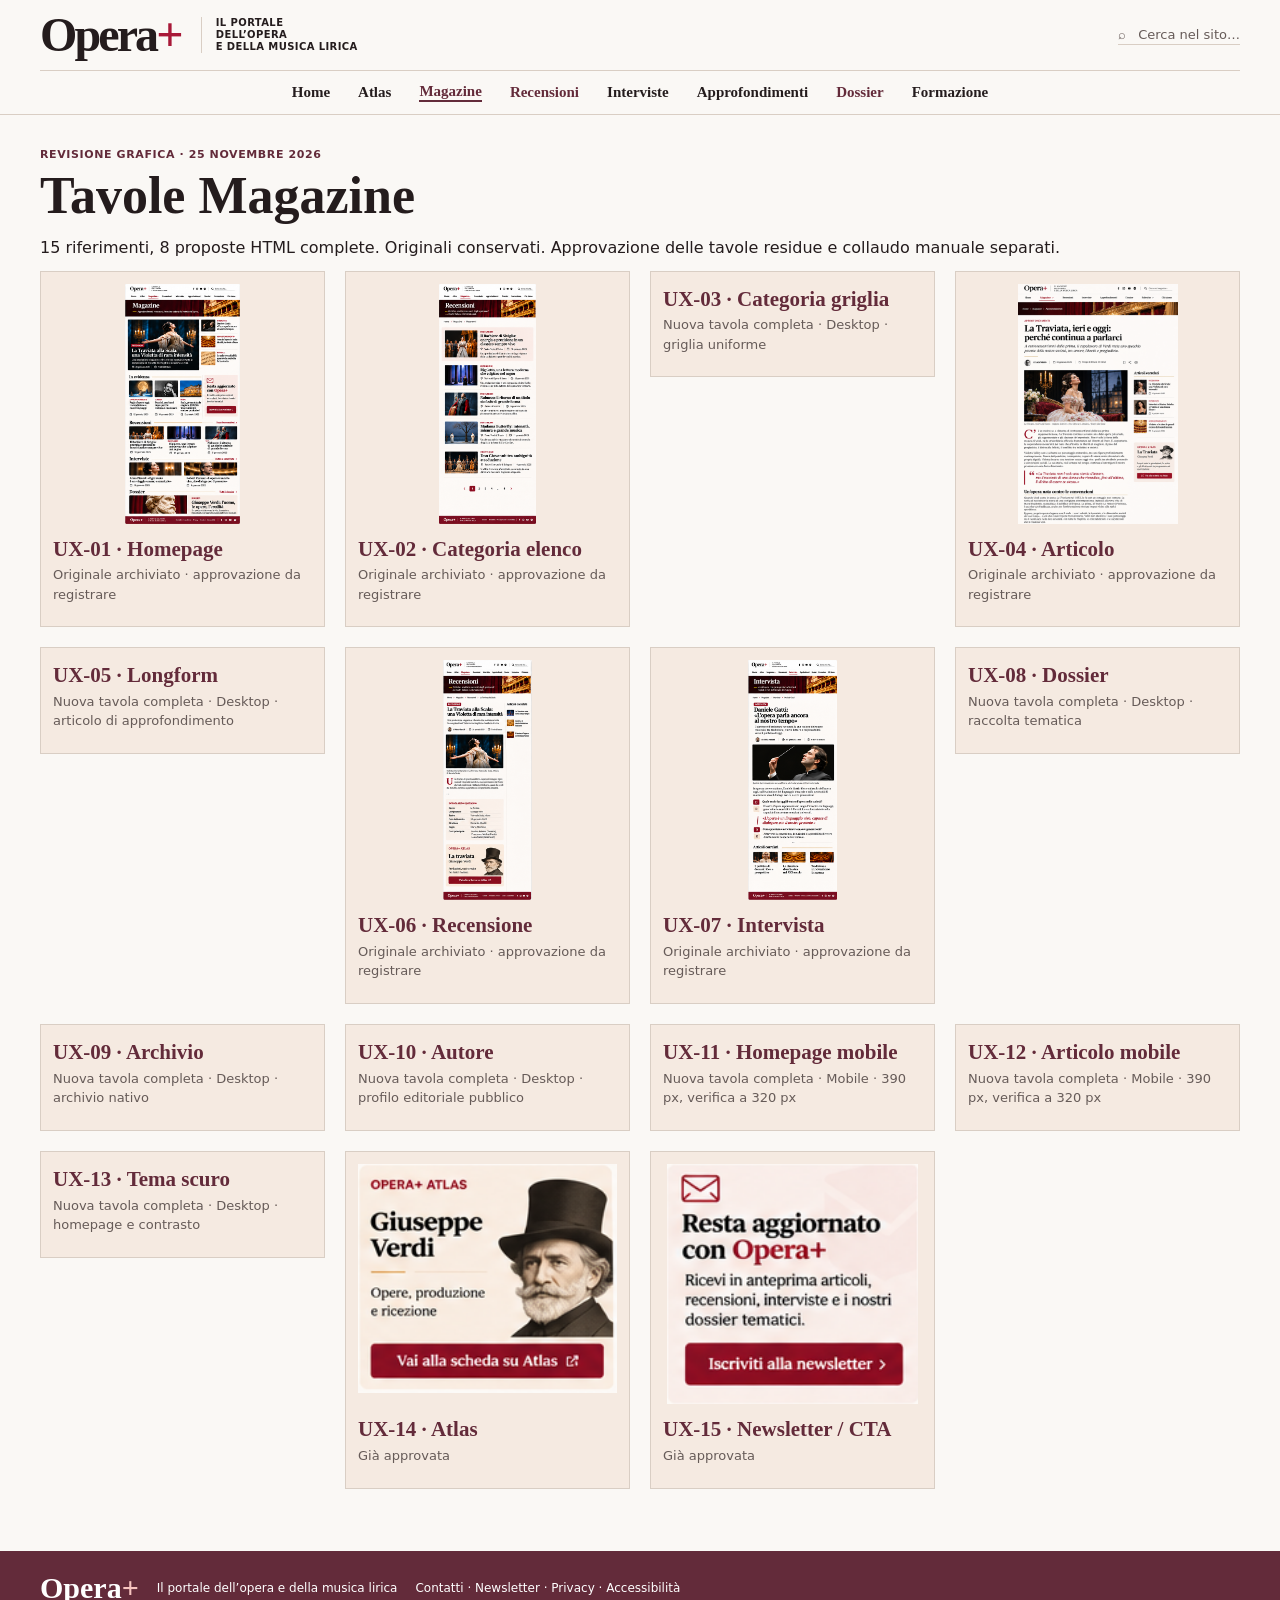
<file: docs/magazine/mockups/boards/index.html>
<!doctype html><html lang="it"><head><meta charset="utf-8"><meta name="viewport" content="width=device-width, initial-scale=1"><title>Opera+ — Tavole Magazine</title><link rel="stylesheet" href="boards.css"></head><body><header class="site"><div class="wrap brand"><a href="index.html" class="logo">Opera<span>+</span></a><small>IL PORTALE<br>DELL’OPERA<br>E DELLA MUSICA LIRICA</small><span class="search">⌕ &nbsp; Cerca nel sito…</span><details class="mobile-menu"><summary>Menu</summary><a href="index.html">Magazine</a><a href="UX-03.html">Recensioni</a><a href="UX-08.html">Dossier</a><a href="UX-09.html">Archivio</a></details></div><nav class="wrap nav" aria-label="Navigazione di esempio"><span>Home</span><span>Atlas</span><a href="index.html" class="active">Magazine</a><a href="UX-03.html">Recensioni</a><span>Interviste</span><span>Approfondimenti</span><a href="UX-08.html">Dossier</a><span>Formazione</span></nav></header><main class="wrap gallery"><p class="kicker">REVISIONE GRAFICA · 25 NOVEMBRE 2026</p><h1>Tavole Magazine</h1><p>15 riferimenti, 8 proposte HTML complete. Originali conservati. Approvazione delle tavole residue e collaudo manuale separati.</p><div class="grid"><a href="../extracts/UX-01-homepage.png"><img src="../extracts/UX-01-homepage.png" alt="Anteprima Homepage"><strong>UX-01 · Homepage</strong><p>Originale archiviato · approvazione da registrare</p></a><a href="../extracts/UX-02-categoria-elenco.png"><img src="../extracts/UX-02-categoria-elenco.png" alt="Anteprima Categoria elenco"><strong>UX-02 · Categoria elenco</strong><p>Originale archiviato · approvazione da registrare</p></a><a href="UX-03.html"><strong>UX-03 · Categoria griglia</strong><p>Nuova tavola completa · Desktop · griglia uniforme</p></a><a href="../extracts/UX-04-articolo.png"><img src="../extracts/UX-04-articolo.png" alt="Anteprima Articolo"><strong>UX-04 · Articolo</strong><p>Originale archiviato · approvazione da registrare</p></a><a href="UX-05.html"><strong>UX-05 · Longform</strong><p>Nuova tavola completa · Desktop · articolo di approfondimento</p></a><a href="../extracts/UX-06-recensione.png"><img src="../extracts/UX-06-recensione.png" alt="Anteprima Recensione"><strong>UX-06 · Recensione</strong><p>Originale archiviato · approvazione da registrare</p></a><a href="../extracts/UX-07-intervista.png"><img src="../extracts/UX-07-intervista.png" alt="Anteprima Intervista"><strong>UX-07 · Intervista</strong><p>Originale archiviato · approvazione da registrare</p></a><a href="UX-08.html"><strong>UX-08 · Dossier</strong><p>Nuova tavola completa · Desktop · raccolta tematica</p></a><a href="UX-09.html"><strong>UX-09 · Archivio</strong><p>Nuova tavola completa · Desktop · archivio nativo</p></a><a href="UX-10.html"><strong>UX-10 · Autore</strong><p>Nuova tavola completa · Desktop · profilo editoriale pubblico</p></a><a href="UX-11.html"><strong>UX-11 · Homepage mobile</strong><p>Nuova tavola completa · Mobile · 390 px, verifica a 320 px</p></a><a href="UX-12.html"><strong>UX-12 · Articolo mobile</strong><p>Nuova tavola completa · Mobile · 390 px, verifica a 320 px</p></a><a href="UX-13.html"><strong>UX-13 · Tema scuro</strong><p>Nuova tavola completa · Desktop · homepage e contrasto</p></a><a href="../extracts/UX-14-atlas.png"><img src="../extracts/UX-14-atlas.png" alt="Anteprima Atlas"><strong>UX-14 · Atlas</strong><p>Già approvata</p></a><a href="../extracts/UX-15-cta.png"><img src="../extracts/UX-15-cta.png" alt="Anteprima Newsletter / CTA"><strong>UX-15 · Newsletter / CTA</strong><p>Già approvata</p></a></div></main><footer><div class="wrap"><b>Opera<span>+</span></b><small>Il portale dell’opera e della musica lirica</small><small>Contatti · Newsletter · Privacy · Accessibilità</small></div></footer></body></html>
</file>
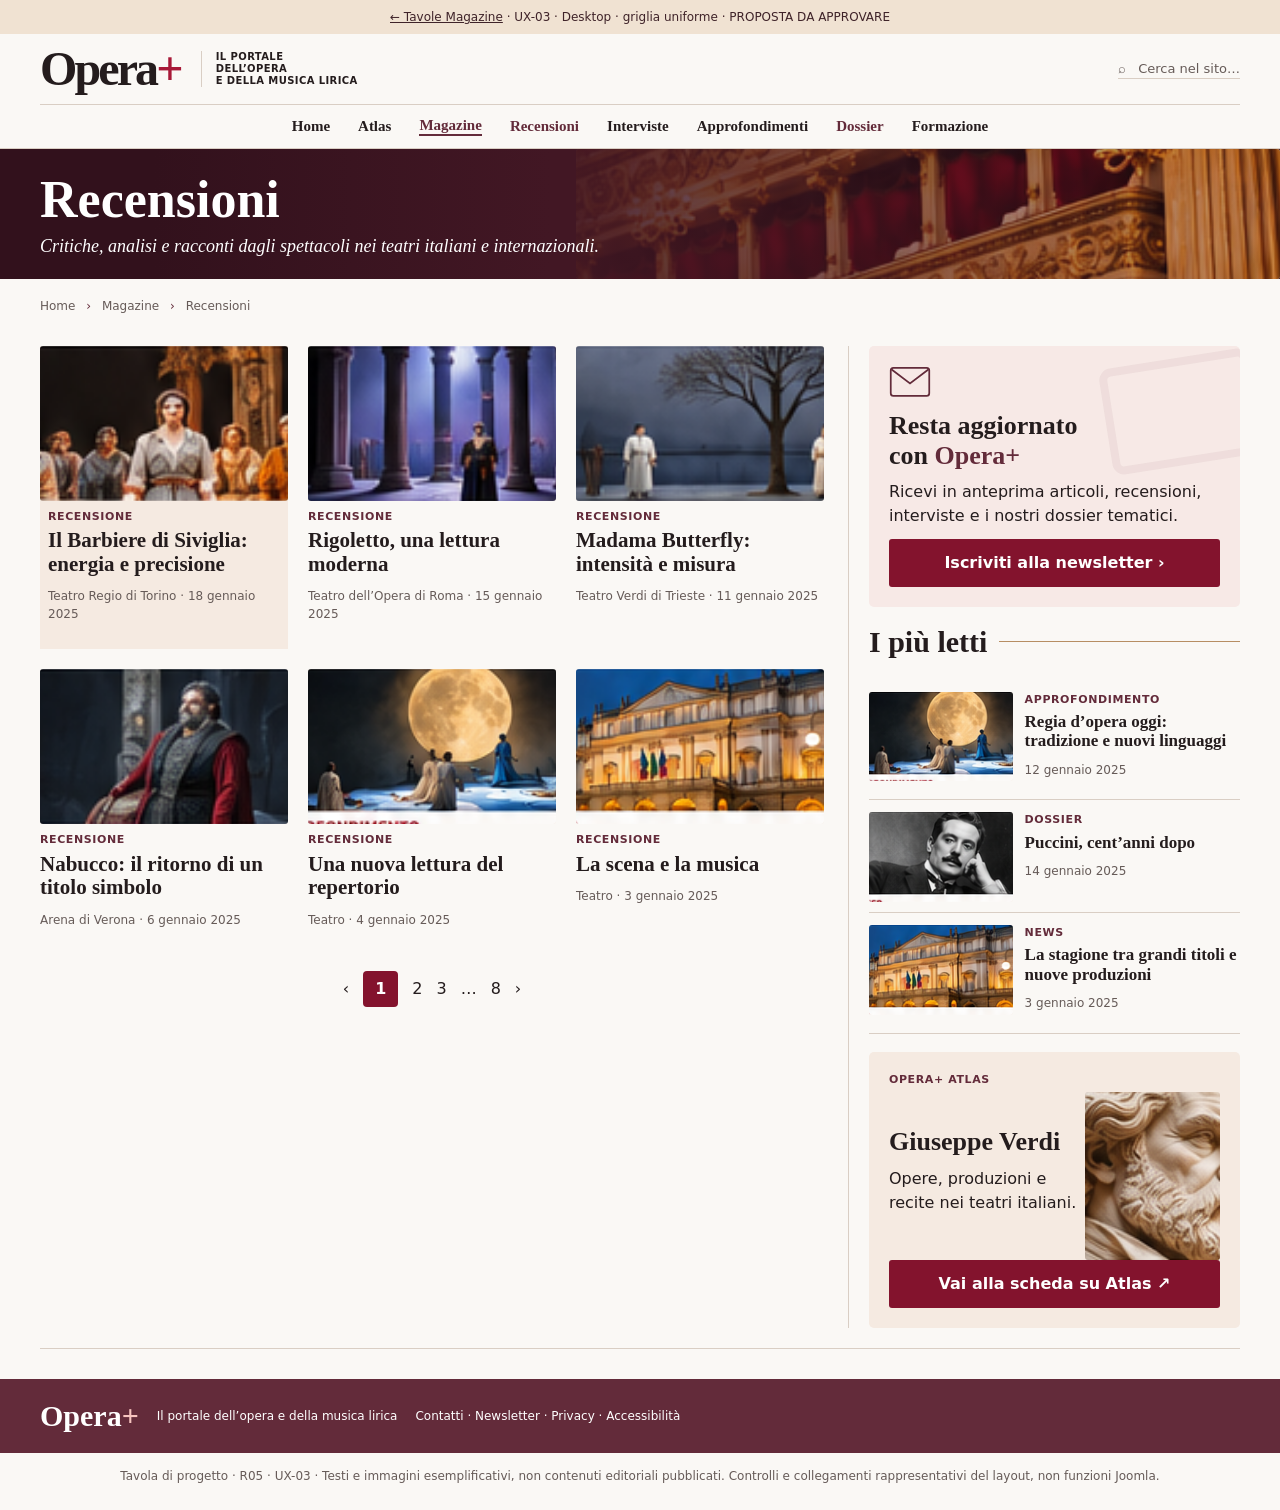
<file: docs/magazine/mockups/boards/UX-03.html>
<!doctype html><html lang="it"><head><meta charset="utf-8"><meta name="viewport" content="width=device-width, initial-scale=1"><title>UX-03 — Categoria griglia | Opera+</title><link rel="stylesheet" href="boards.css"></head><body><div class="review-strip"><a href="index.html">← Tavole Magazine</a> · UX-03 · Desktop · griglia uniforme · PROPOSTA DA APPROVARE</div><header class="site"><div class="wrap brand"><a href="index.html" class="logo">Opera<span>+</span></a><small>IL PORTALE<br>DELL’OPERA<br>E DELLA MUSICA LIRICA</small><span class="search">⌕ &nbsp; Cerca nel sito…</span><details class="mobile-menu"><summary>Menu</summary><a href="index.html">Magazine</a><a href="UX-03.html">Recensioni</a><a href="UX-08.html">Dossier</a><a href="UX-09.html">Archivio</a></details></div><nav class="wrap nav" aria-label="Navigazione di esempio"><span>Home</span><span>Atlas</span><a href="index.html" class="active">Magazine</a><a href="UX-03.html">Recensioni</a><span>Interviste</span><span>Approfondimenti</span><a href="UX-08.html">Dossier</a><span>Formazione</span></nav></header><div class="masthead"><svg class="photo mastphoto" viewBox="660 82 360 80" role="img" aria-label="Dettaglio teatrale" preserveAspectRatio="xMidYMid slice"><image href="../originals/R06-home-completa.png" width="1024" height="1536" /></svg><div class="wrap"><h1>Recensioni</h1><p>Critiche, analisi e racconti dagli spettacoli nei teatri italiani e internazionali.</p></div></div><main class="wrap"><p class="crumb">Home <span>›</span> Magazine <span>›</span> Recensioni</p><div class="row"><section><div class="grid three reviews"><article class="story tinted"><svg class="photo " viewBox="65 734 157 69" role="img" aria-label="Immagine illustrativa del mockup" preserveAspectRatio="xMidYMid slice"><image href="../originals/R06-home-completa.png" width="1024" height="1536" /></svg><div class="copy"><p class="kicker">RECENSIONE</p><h3>Il Barbiere di Siviglia: energia e precisione</h3><p class="meta">Teatro Regio di Torino · 18 gennaio 2025</p></div></article><article class="story "><svg class="photo " viewBox="248 734 134 68" role="img" aria-label="Immagine illustrativa del mockup" preserveAspectRatio="xMidYMid slice"><image href="../originals/R06-home-completa.png" width="1024" height="1536" /></svg><div class="copy"><p class="kicker">RECENSIONE</p><h3>Rigoletto, una lettura moderna</h3><p class="meta">Teatro dell’Opera di Roma · 15 gennaio 2025</p></div></article><article class="story "><svg class="photo " viewBox="398 734 134 68" role="img" aria-label="Immagine illustrativa del mockup" preserveAspectRatio="xMidYMid slice"><image href="../originals/R06-home-completa.png" width="1024" height="1536" /></svg><div class="copy"><p class="kicker">RECENSIONE</p><h3>Madama Butterfly: intensità e misura</h3><p class="meta">Teatro Verdi di Trieste · 11 gennaio 2025</p></div></article><article class="story "><svg class="photo " viewBox="548 734 147 68" role="img" aria-label="Immagine illustrativa del mockup" preserveAspectRatio="xMidYMid slice"><image href="../originals/R06-home-completa.png" width="1024" height="1536" /></svg><div class="copy"><p class="kicker">RECENSIONE</p><h3>Nabucco: il ritorno di un titolo simbolo</h3><p class="meta">Arena di Verona · 6 gennaio 2025</p></div></article><article class="story "><svg class="photo " viewBox="57 525 202 92" role="img" aria-label="Immagine illustrativa del mockup" preserveAspectRatio="xMidYMid slice"><image href="../originals/R06-home-completa.png" width="1024" height="1536" /></svg><div class="copy"><p class="kicker">RECENSIONE</p><h3>Una nuova lettura del repertorio</h3><p class="meta">Teatro · 4 gennaio 2025</p></div></article><article class="story "><svg class="photo " viewBox="493 525 201 92" role="img" aria-label="Immagine illustrativa del mockup" preserveAspectRatio="xMidYMid slice"><image href="../originals/R06-home-completa.png" width="1024" height="1536" /></svg><div class="copy"><p class="kicker">RECENSIONE</p><h3>La scena e la musica</h3><p class="meta">Teatro · 3 gennaio 2025</p></div></article></div><nav class="pagination" aria-label="Paginazione illustrativa"><span>‹</span><strong>1</strong><span>2</span><span>3</span><span>…</span><span>8</span><span>›</span></nav></section><aside><section class="cta"><svg class="envelope" viewBox="0 0 48 36" fill="none" stroke="currentColor" stroke-width="2" aria-hidden="true"><rect x="2" y="2" width="44" height="32" rx="3"/><path d="M3 4l21 16L45 4"/></svg><h2>Resta aggiornato<br>con <em>Opera+</em></h2><p>Ricevi in anteprima articoli, recensioni, interviste e i nostri dossier tematici.</p><a class="button" href="#note">Iscriviti alla newsletter ›</a></section><h2 class="rule">I più letti</h2><div class="compact"><article class="story "><svg class="photo " viewBox="57 525 202 92" role="img" aria-label="Immagine illustrativa del mockup" preserveAspectRatio="xMidYMid slice"><image href="../originals/R06-home-completa.png" width="1024" height="1536" /></svg><div class="copy"><p class="kicker">APPROFONDIMENTO</p><h3>Regia d’opera oggi: tradizione e nuovi linguaggi</h3><p class="meta">12 gennaio 2025</p></div></article><article class="story "><svg class="photo " viewBox="276 525 202 92" role="img" aria-label="Immagine illustrativa del mockup" preserveAspectRatio="xMidYMid slice"><image href="../originals/R06-home-completa.png" width="1024" height="1536" /></svg><div class="copy"><p class="kicker">DOSSIER</p><h3>Puccini, cent’anni dopo</h3><p class="meta">14 gennaio 2025</p></div></article><article class="story "><svg class="photo " viewBox="493 525 201 92" role="img" aria-label="Immagine illustrativa del mockup" preserveAspectRatio="xMidYMid slice"><image href="../originals/R06-home-completa.png" width="1024" height="1536" /></svg><div class="copy"><p class="kicker">NEWS</p><h3>La stagione tra grandi titoli e nuove produzioni</h3><p class="meta">3 gennaio 2025</p></div></article></div><section class="atlas"><p class="kicker">OPERA+ ATLAS</p><div class="atlas-copy"><div><h2>Giuseppe Verdi</h2><p>Opere, produzioni e recite nei teatri italiani.</p></div><svg class="photo " viewBox="57 1140 360 107" role="img" aria-label="Ritratto illustrativo dal dossier" preserveAspectRatio="xMidYMid slice"><image href="../originals/R06-home-completa.png" width="1024" height="1536" /></svg></div><a class="button" href="#note">Vai alla scheda su Atlas ↗</a></section></aside></div></main><footer><div class="wrap"><b>Opera<span>+</span></b><small>Il portale dell’opera e della musica lirica</small><small>Contatti · Newsletter · Privacy · Accessibilità</small></div></footer><p id="note">Tavola di progetto · R05 · UX-03 · Testi e immagini esemplificativi, non contenuti editoriali pubblicati. Controlli e collegamenti rappresentativi del layout, non funzioni Joomla.</p></body></html>
</file>
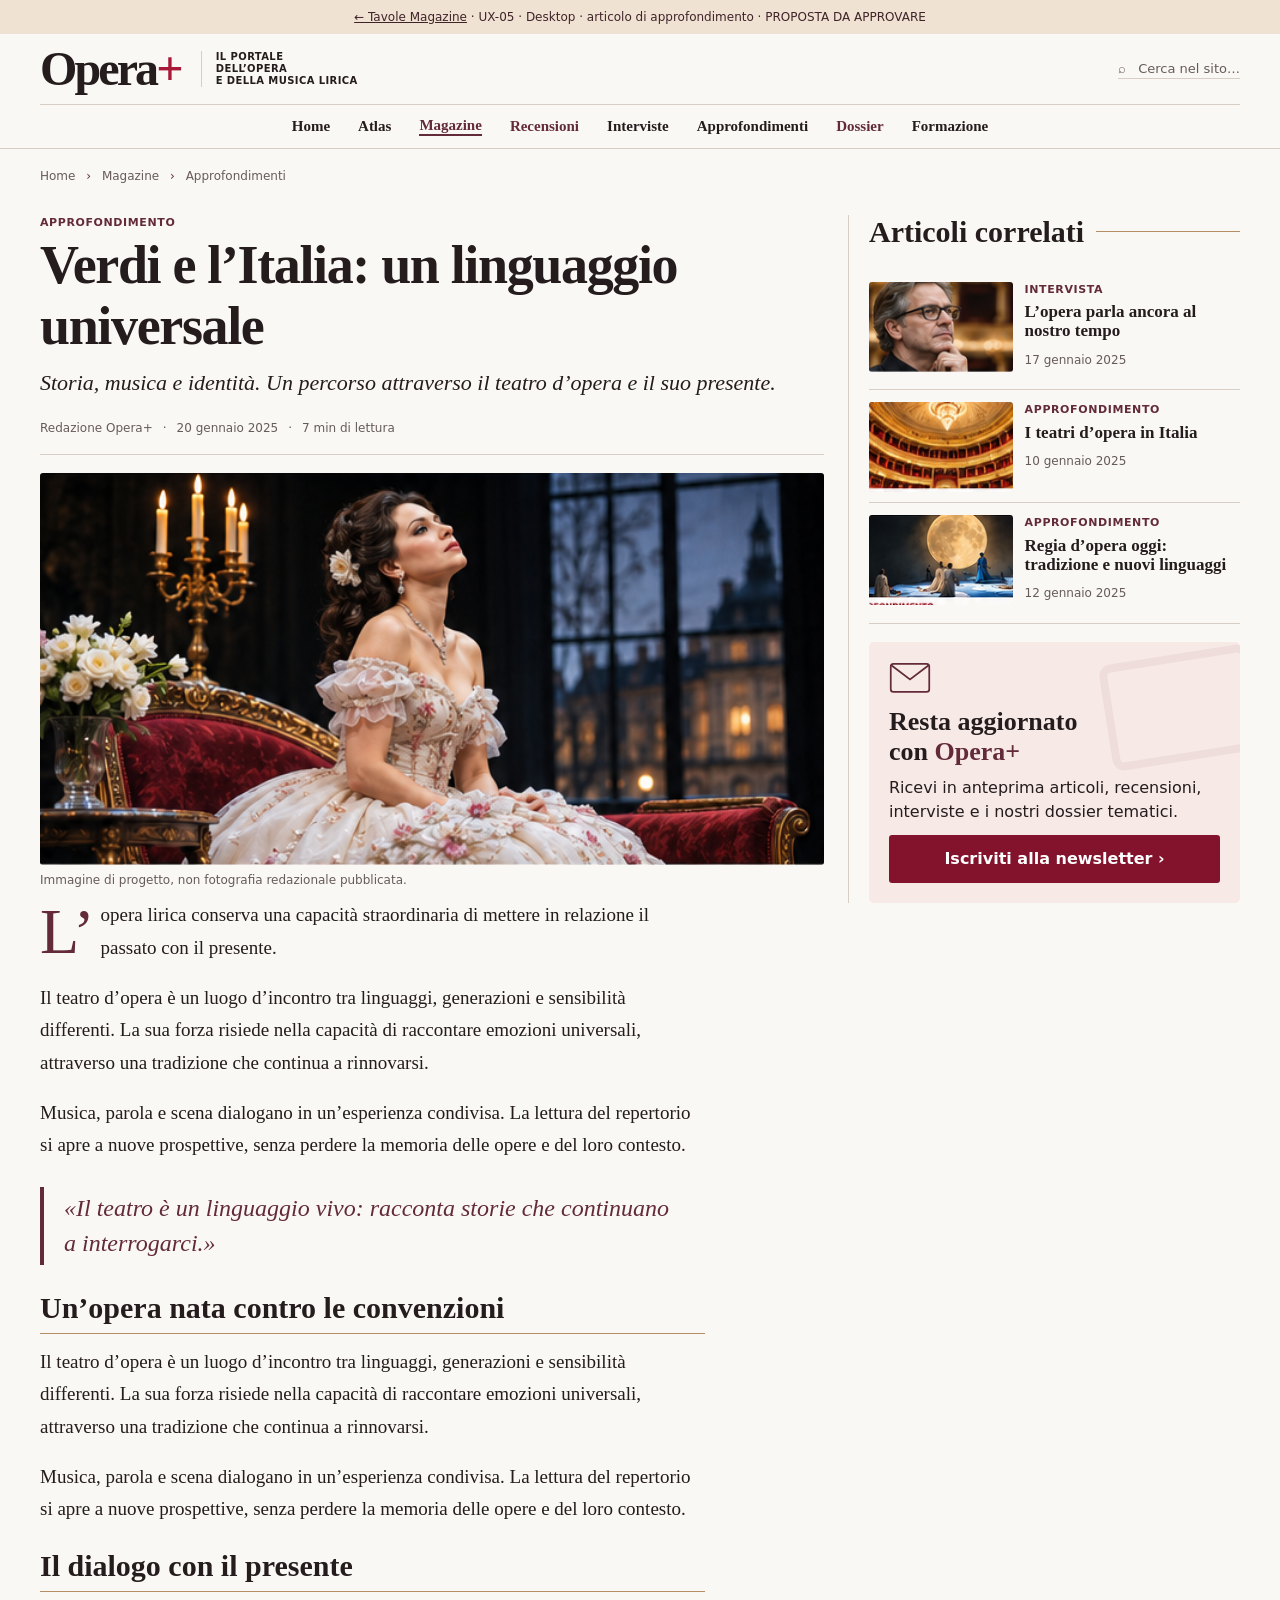
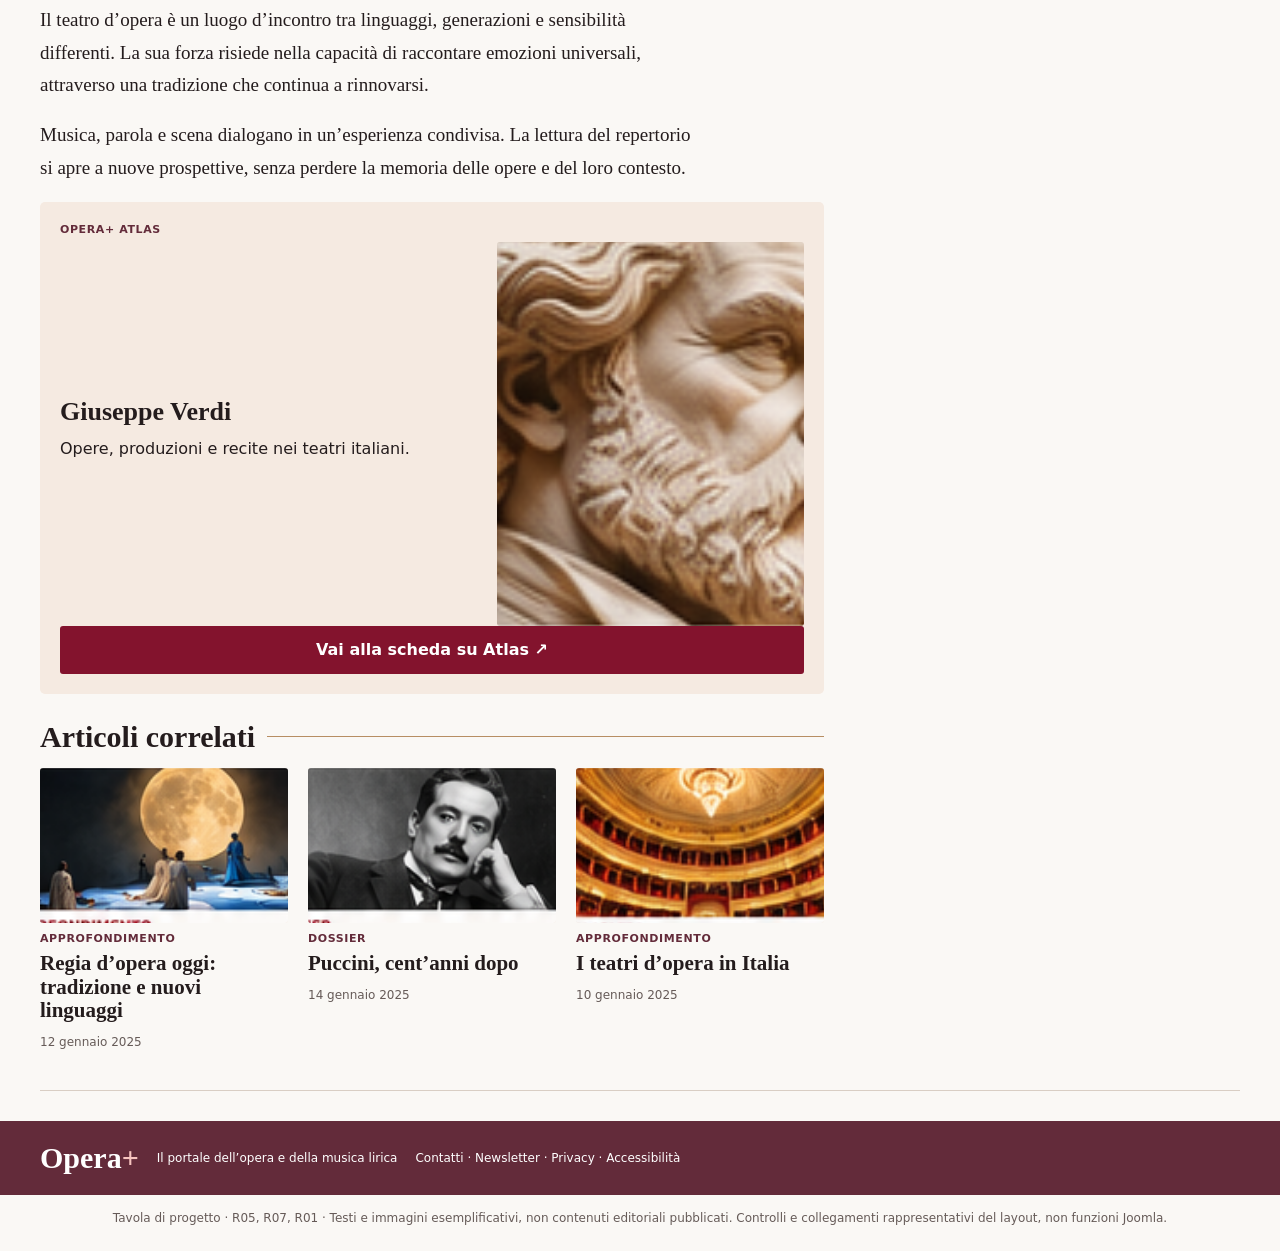
<file: docs/magazine/mockups/boards/UX-05.html>
<!doctype html><html lang="it"><head><meta charset="utf-8"><meta name="viewport" content="width=device-width, initial-scale=1"><title>UX-05 — Longform | Opera+</title><link rel="stylesheet" href="boards.css"></head><body><div class="review-strip"><a href="index.html">← Tavole Magazine</a> · UX-05 · Desktop · articolo di approfondimento · PROPOSTA DA APPROVARE</div><header class="site"><div class="wrap brand"><a href="index.html" class="logo">Opera<span>+</span></a><small>IL PORTALE<br>DELL’OPERA<br>E DELLA MUSICA LIRICA</small><span class="search">⌕ &nbsp; Cerca nel sito…</span><details class="mobile-menu"><summary>Menu</summary><a href="index.html">Magazine</a><a href="UX-03.html">Recensioni</a><a href="UX-08.html">Dossier</a><a href="UX-09.html">Archivio</a></details></div><nav class="wrap nav" aria-label="Navigazione di esempio"><span>Home</span><span>Atlas</span><a href="index.html" class="active">Magazine</a><a href="UX-03.html">Recensioni</a><span>Interviste</span><span>Approfondimenti</span><a href="UX-08.html">Dossier</a><span>Formazione</span></nav></header><main class="wrap"><p class="crumb">Home <span>›</span> Magazine <span>›</span> Approfondimenti</p><div class="row"><article class="longform"><p class="kicker">APPROFONDIMENTO</p><h1 class="article-title">Verdi e l’Italia: un linguaggio universale</h1><p class="deck">Storia, musica e identità. Un percorso attraverso il teatro d’opera e il suo presente.</p><p class="meta byline">Redazione Opera+ <span>·</span> 20 gennaio 2025 <span>·</span> 7 min di lettura</p><svg class="photo hero-photo" viewBox="41 553 660 327" role="img" aria-label="Scena lirica illustrativa dal riferimento originale" preserveAspectRatio="xMidYMid slice"><image href="../originals/R01-articolo.png" width="1024" height="1536" /></svg><p class="caption">Immagine di progetto, non fotografia redazionale pubblicata.</p><div class="reading"><p class="lead">L’opera lirica conserva una capacità straordinaria di mettere in relazione il passato con il presente.</p><p>Il teatro d’opera è un luogo d’incontro tra linguaggi, generazioni e sensibilità differenti. La sua forza risiede nella capacità di raccontare emozioni universali, attraverso una tradizione che continua a rinnovarsi.</p><p>Musica, parola e scena dialogano in un’esperienza condivisa. La lettura del repertorio si apre a nuove prospettive, senza perdere la memoria delle opere e del loro contesto.</p><blockquote>«Il teatro è un linguaggio vivo: racconta storie che continuano a interrogarci.»</blockquote><h2>Un’opera nata contro le convenzioni</h2><p>Il teatro d’opera è un luogo d’incontro tra linguaggi, generazioni e sensibilità differenti. La sua forza risiede nella capacità di raccontare emozioni universali, attraverso una tradizione che continua a rinnovarsi.</p><p>Musica, parola e scena dialogano in un’esperienza condivisa. La lettura del repertorio si apre a nuove prospettive, senza perdere la memoria delle opere e del loro contesto.</p><h2>Il dialogo con il presente</h2><p>Il teatro d’opera è un luogo d’incontro tra linguaggi, generazioni e sensibilità differenti. La sua forza risiede nella capacità di raccontare emozioni universali, attraverso una tradizione che continua a rinnovarsi.</p><p>Musica, parola e scena dialogano in un’esperienza condivisa. La lettura del repertorio si apre a nuove prospettive, senza perdere la memoria delle opere e del loro contesto.</p></div><section class="atlas"><p class="kicker">OPERA+ ATLAS</p><div class="atlas-copy"><div><h2>Giuseppe Verdi</h2><p>Opere, produzioni e recite nei teatri italiani.</p></div><svg class="photo " viewBox="57 1140 360 107" role="img" aria-label="Ritratto illustrativo dal dossier" preserveAspectRatio="xMidYMid slice"><image href="../originals/R06-home-completa.png" width="1024" height="1536" /></svg></div><a class="button" href="#note">Vai alla scheda su Atlas ↗</a></section><section class="related"><h2 class="rule">Articoli correlati</h2><div class="grid three"><article class="story "><svg class="photo " viewBox="57 525 202 92" role="img" aria-label="Immagine illustrativa del mockup" preserveAspectRatio="xMidYMid slice"><image href="../originals/R06-home-completa.png" width="1024" height="1536" /></svg><div class="copy"><p class="kicker">APPROFONDIMENTO</p><h3>Regia d’opera oggi: tradizione e nuovi linguaggi</h3><p class="meta">12 gennaio 2025</p></div></article><article class="story "><svg class="photo " viewBox="276 525 202 92" role="img" aria-label="Immagine illustrativa del mockup" preserveAspectRatio="xMidYMid slice"><image href="../originals/R06-home-completa.png" width="1024" height="1536" /></svg><div class="copy"><p class="kicker">DOSSIER</p><h3>Puccini, cent’anni dopo</h3><p class="meta">14 gennaio 2025</p></div></article><article class="story "><svg class="photo " viewBox="58 1297 228 75" role="img" aria-label="Immagine illustrativa del mockup" preserveAspectRatio="xMidYMid slice"><image href="../originals/R06-home-completa.png" width="1024" height="1536" /></svg><div class="copy"><p class="kicker">APPROFONDIMENTO</p><h3>I teatri d’opera in Italia</h3><p class="meta">10 gennaio 2025</p></div></article></div></section></article><aside><h2 class="rule">Articoli correlati</h2><div class="compact"><article class="story "><svg class="photo " viewBox="386 947 311 84" role="img" aria-label="Immagine illustrativa del mockup" preserveAspectRatio="xMidYMid slice"><image href="../originals/R06-home-completa.png" width="1024" height="1536" /></svg><div class="copy"><p class="kicker">INTERVISTA</p><h3>L’opera parla ancora al nostro tempo</h3><p class="meta">17 gennaio 2025</p></div></article><article class="story "><svg class="photo " viewBox="58 1297 228 75" role="img" aria-label="Immagine illustrativa del mockup" preserveAspectRatio="xMidYMid slice"><image href="../originals/R06-home-completa.png" width="1024" height="1536" /></svg><div class="copy"><p class="kicker">APPROFONDIMENTO</p><h3>I teatri d’opera in Italia</h3><p class="meta">10 gennaio 2025</p></div></article><article class="story "><svg class="photo " viewBox="57 525 202 92" role="img" aria-label="Immagine illustrativa del mockup" preserveAspectRatio="xMidYMid slice"><image href="../originals/R06-home-completa.png" width="1024" height="1536" /></svg><div class="copy"><p class="kicker">APPROFONDIMENTO</p><h3>Regia d’opera oggi: tradizione e nuovi linguaggi</h3><p class="meta">12 gennaio 2025</p></div></article></div><section class="cta"><svg class="envelope" viewBox="0 0 48 36" fill="none" stroke="currentColor" stroke-width="2" aria-hidden="true"><rect x="2" y="2" width="44" height="32" rx="3"/><path d="M3 4l21 16L45 4"/></svg><h2>Resta aggiornato<br>con <em>Opera+</em></h2><p>Ricevi in anteprima articoli, recensioni, interviste e i nostri dossier tematici.</p><a class="button" href="#note">Iscriviti alla newsletter ›</a></section></aside></div></main><footer><div class="wrap"><b>Opera<span>+</span></b><small>Il portale dell’opera e della musica lirica</small><small>Contatti · Newsletter · Privacy · Accessibilità</small></div></footer><p id="note">Tavola di progetto · R05, R07, R01 · Testi e immagini esemplificativi, non contenuti editoriali pubblicati. Controlli e collegamenti rappresentativi del layout, non funzioni Joomla.</p></body></html>
</file>
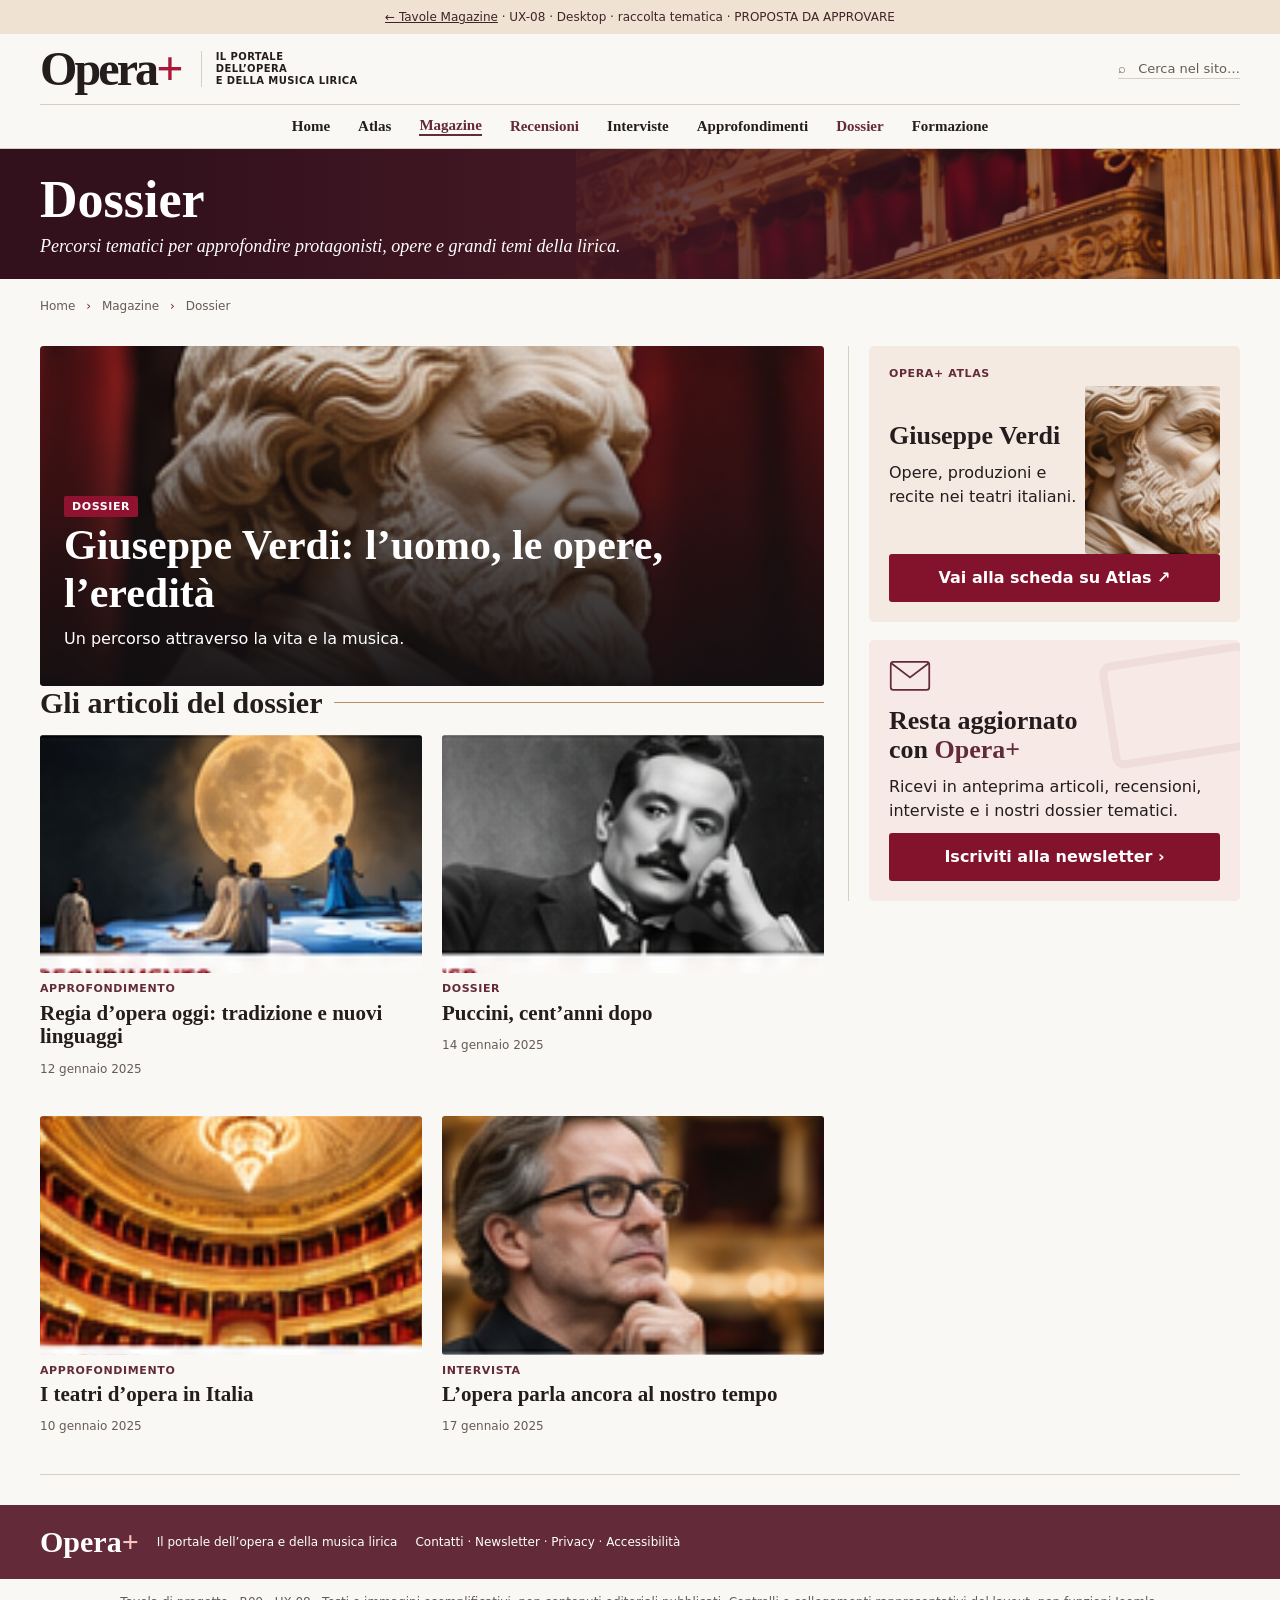
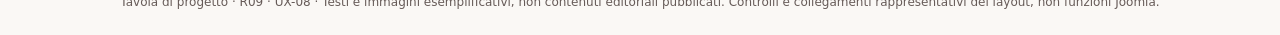
<file: docs/magazine/mockups/boards/UX-08.html>
<!doctype html><html lang="it"><head><meta charset="utf-8"><meta name="viewport" content="width=device-width, initial-scale=1"><title>UX-08 — Dossier | Opera+</title><link rel="stylesheet" href="boards.css"></head><body><div class="review-strip"><a href="index.html">← Tavole Magazine</a> · UX-08 · Desktop · raccolta tematica · PROPOSTA DA APPROVARE</div><header class="site"><div class="wrap brand"><a href="index.html" class="logo">Opera<span>+</span></a><small>IL PORTALE<br>DELL’OPERA<br>E DELLA MUSICA LIRICA</small><span class="search">⌕ &nbsp; Cerca nel sito…</span><details class="mobile-menu"><summary>Menu</summary><a href="index.html">Magazine</a><a href="UX-03.html">Recensioni</a><a href="UX-08.html">Dossier</a><a href="UX-09.html">Archivio</a></details></div><nav class="wrap nav" aria-label="Navigazione di esempio"><span>Home</span><span>Atlas</span><a href="index.html" class="active">Magazine</a><a href="UX-03.html">Recensioni</a><span>Interviste</span><span>Approfondimenti</span><a href="UX-08.html">Dossier</a><span>Formazione</span></nav></header><div class="masthead"><svg class="photo mastphoto" viewBox="660 82 360 80" role="img" aria-label="Dettaglio teatrale" preserveAspectRatio="xMidYMid slice"><image href="../originals/R06-home-completa.png" width="1024" height="1536" /></svg><div class="wrap"><h1>Dossier</h1><p>Percorsi tematici per approfondire protagonisti, opere e grandi temi della lirica.</p></div></div><main class="wrap"><p class="crumb">Home <span>›</span> Magazine <span>›</span> Dossier</p><div class="row"><section><div class="cover dossier"><svg class="photo " viewBox="57 1140 360 107" role="img" aria-label="Illustrazione dal dossier Verdi" preserveAspectRatio="xMidYMid slice"><image href="../originals/R06-home-completa.png" width="1024" height="1536" /></svg><div class="overlay"><p class="kicker">DOSSIER</p><h2>Giuseppe Verdi: l’uomo, le opere, l’eredità</h2><p>Un percorso attraverso la vita e la musica.</p></div></div><h2 class="rule">Gli articoli del dossier</h2><div class="grid two"><article class="story "><svg class="photo " viewBox="57 525 202 92" role="img" aria-label="Immagine illustrativa del mockup" preserveAspectRatio="xMidYMid slice"><image href="../originals/R06-home-completa.png" width="1024" height="1536" /></svg><div class="copy"><p class="kicker">APPROFONDIMENTO</p><h3>Regia d’opera oggi: tradizione e nuovi linguaggi</h3><p class="meta">12 gennaio 2025</p></div></article><article class="story "><svg class="photo " viewBox="276 525 202 92" role="img" aria-label="Immagine illustrativa del mockup" preserveAspectRatio="xMidYMid slice"><image href="../originals/R06-home-completa.png" width="1024" height="1536" /></svg><div class="copy"><p class="kicker">DOSSIER</p><h3>Puccini, cent’anni dopo</h3><p class="meta">14 gennaio 2025</p></div></article><article class="story "><svg class="photo " viewBox="58 1297 228 75" role="img" aria-label="Immagine illustrativa del mockup" preserveAspectRatio="xMidYMid slice"><image href="../originals/R06-home-completa.png" width="1024" height="1536" /></svg><div class="copy"><p class="kicker">APPROFONDIMENTO</p><h3>I teatri d’opera in Italia</h3><p class="meta">10 gennaio 2025</p></div></article><article class="story "><svg class="photo " viewBox="386 947 311 84" role="img" aria-label="Immagine illustrativa del mockup" preserveAspectRatio="xMidYMid slice"><image href="../originals/R06-home-completa.png" width="1024" height="1536" /></svg><div class="copy"><p class="kicker">INTERVISTA</p><h3>L’opera parla ancora al nostro tempo</h3><p class="meta">17 gennaio 2025</p></div></article></div></section><aside><section class="atlas"><p class="kicker">OPERA+ ATLAS</p><div class="atlas-copy"><div><h2>Giuseppe Verdi</h2><p>Opere, produzioni e recite nei teatri italiani.</p></div><svg class="photo " viewBox="57 1140 360 107" role="img" aria-label="Ritratto illustrativo dal dossier" preserveAspectRatio="xMidYMid slice"><image href="../originals/R06-home-completa.png" width="1024" height="1536" /></svg></div><a class="button" href="#note">Vai alla scheda su Atlas ↗</a></section><section class="cta"><svg class="envelope" viewBox="0 0 48 36" fill="none" stroke="currentColor" stroke-width="2" aria-hidden="true"><rect x="2" y="2" width="44" height="32" rx="3"/><path d="M3 4l21 16L45 4"/></svg><h2>Resta aggiornato<br>con <em>Opera+</em></h2><p>Ricevi in anteprima articoli, recensioni, interviste e i nostri dossier tematici.</p><a class="button" href="#note">Iscriviti alla newsletter ›</a></section></aside></div></main><footer><div class="wrap"><b>Opera<span>+</span></b><small>Il portale dell’opera e della musica lirica</small><small>Contatti · Newsletter · Privacy · Accessibilità</small></div></footer><p id="note">Tavola di progetto · R09 · UX-08 · Testi e immagini esemplificativi, non contenuti editoriali pubblicati. Controlli e collegamenti rappresentativi del layout, non funzioni Joomla.</p></body></html>
</file>
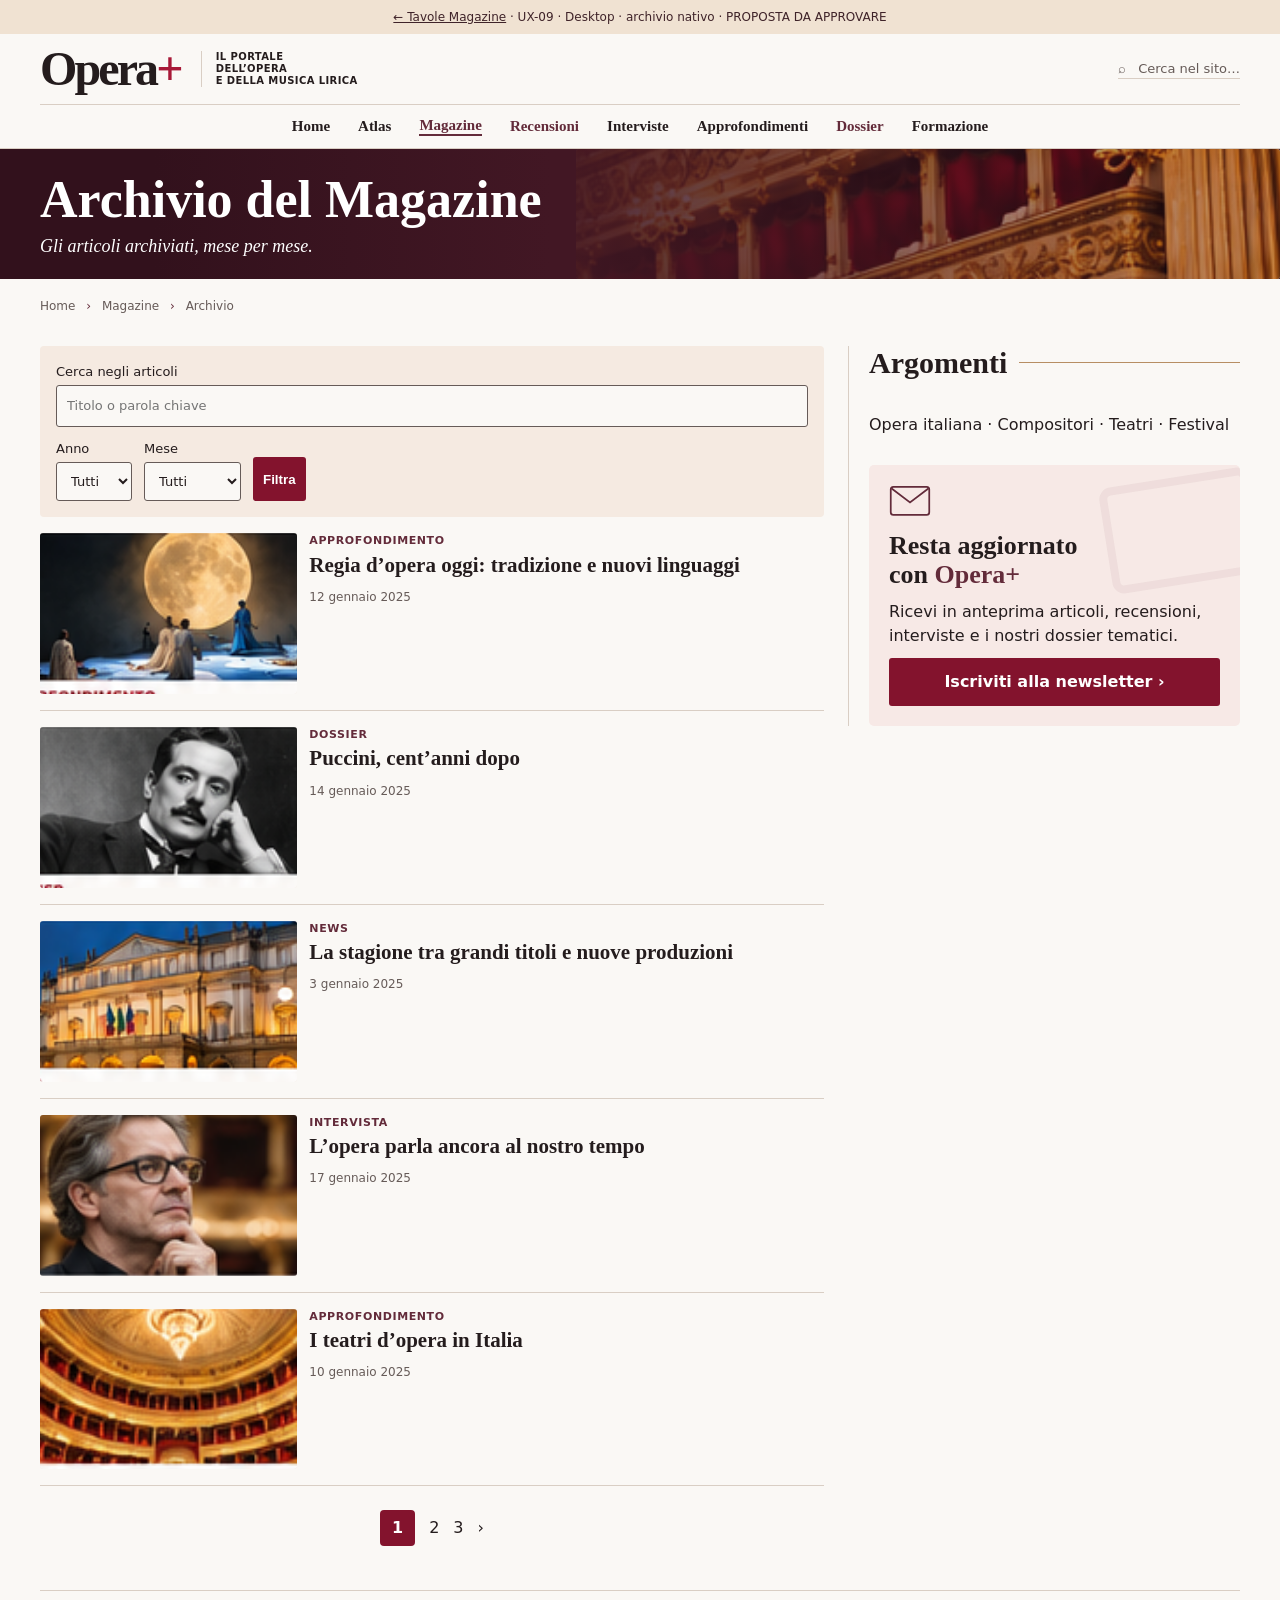
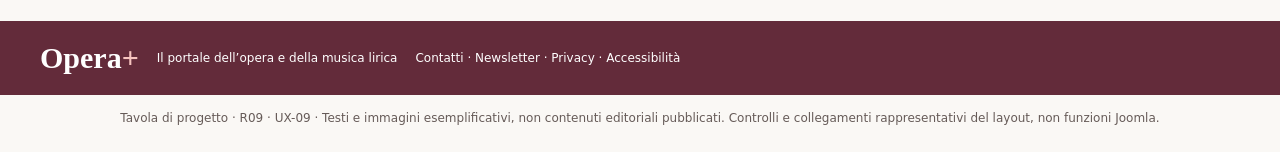
<file: docs/magazine/mockups/boards/UX-09.html>
<!doctype html><html lang="it"><head><meta charset="utf-8"><meta name="viewport" content="width=device-width, initial-scale=1"><title>UX-09 — Archivio | Opera+</title><link rel="stylesheet" href="boards.css"></head><body><div class="review-strip"><a href="index.html">← Tavole Magazine</a> · UX-09 · Desktop · archivio nativo · PROPOSTA DA APPROVARE</div><header class="site"><div class="wrap brand"><a href="index.html" class="logo">Opera<span>+</span></a><small>IL PORTALE<br>DELL’OPERA<br>E DELLA MUSICA LIRICA</small><span class="search">⌕ &nbsp; Cerca nel sito…</span><details class="mobile-menu"><summary>Menu</summary><a href="index.html">Magazine</a><a href="UX-03.html">Recensioni</a><a href="UX-08.html">Dossier</a><a href="UX-09.html">Archivio</a></details></div><nav class="wrap nav" aria-label="Navigazione di esempio"><span>Home</span><span>Atlas</span><a href="index.html" class="active">Magazine</a><a href="UX-03.html">Recensioni</a><span>Interviste</span><span>Approfondimenti</span><a href="UX-08.html">Dossier</a><span>Formazione</span></nav></header><div class="masthead"><svg class="photo mastphoto" viewBox="660 82 360 80" role="img" aria-label="Dettaglio teatrale" preserveAspectRatio="xMidYMid slice"><image href="../originals/R06-home-completa.png" width="1024" height="1536" /></svg><div class="wrap"><h1>Archivio del Magazine</h1><p>Gli articoli archiviati, mese per mese.</p></div></div><main class="wrap"><p class="crumb">Home <span>›</span> Magazine <span>›</span> Archivio</p><div class="row"><section><form class="filters" action="#note"><label>Cerca negli articoli<input type="search" placeholder="Titolo o parola chiave"></label><div><label>Anno<select><option>Tutti</option><option>2025</option></select></label><label>Mese<select><option>Tutti</option><option>Gennaio</option></select></label><button class="button">Filtra</button></div></form><div class="listing"><article class="story horizontal"><svg class="photo " viewBox="57 525 202 92" role="img" aria-label="Immagine illustrativa del mockup" preserveAspectRatio="xMidYMid slice"><image href="../originals/R06-home-completa.png" width="1024" height="1536" /></svg><div class="copy"><p class="kicker">APPROFONDIMENTO</p><h3>Regia d’opera oggi: tradizione e nuovi linguaggi</h3><p class="meta">12 gennaio 2025</p></div></article><article class="story horizontal"><svg class="photo " viewBox="276 525 202 92" role="img" aria-label="Immagine illustrativa del mockup" preserveAspectRatio="xMidYMid slice"><image href="../originals/R06-home-completa.png" width="1024" height="1536" /></svg><div class="copy"><p class="kicker">DOSSIER</p><h3>Puccini, cent’anni dopo</h3><p class="meta">14 gennaio 2025</p></div></article><article class="story horizontal"><svg class="photo " viewBox="493 525 201 92" role="img" aria-label="Immagine illustrativa del mockup" preserveAspectRatio="xMidYMid slice"><image href="../originals/R06-home-completa.png" width="1024" height="1536" /></svg><div class="copy"><p class="kicker">NEWS</p><h3>La stagione tra grandi titoli e nuove produzioni</h3><p class="meta">3 gennaio 2025</p></div></article><article class="story horizontal"><svg class="photo " viewBox="386 947 311 84" role="img" aria-label="Immagine illustrativa del mockup" preserveAspectRatio="xMidYMid slice"><image href="../originals/R06-home-completa.png" width="1024" height="1536" /></svg><div class="copy"><p class="kicker">INTERVISTA</p><h3>L’opera parla ancora al nostro tempo</h3><p class="meta">17 gennaio 2025</p></div></article><article class="story horizontal"><svg class="photo " viewBox="58 1297 228 75" role="img" aria-label="Immagine illustrativa del mockup" preserveAspectRatio="xMidYMid slice"><image href="../originals/R06-home-completa.png" width="1024" height="1536" /></svg><div class="copy"><p class="kicker">APPROFONDIMENTO</p><h3>I teatri d’opera in Italia</h3><p class="meta">10 gennaio 2025</p></div></article></div><nav class="pagination" aria-label="Paginazione illustrativa"><strong>1</strong><span>2</span><span>3</span><span>›</span></nav></section><aside><h2 class="rule">Argomenti</h2><p>Opera italiana · Compositori · Teatri · Festival</p><section class="cta"><svg class="envelope" viewBox="0 0 48 36" fill="none" stroke="currentColor" stroke-width="2" aria-hidden="true"><rect x="2" y="2" width="44" height="32" rx="3"/><path d="M3 4l21 16L45 4"/></svg><h2>Resta aggiornato<br>con <em>Opera+</em></h2><p>Ricevi in anteprima articoli, recensioni, interviste e i nostri dossier tematici.</p><a class="button" href="#note">Iscriviti alla newsletter ›</a></section></aside></div></main><footer><div class="wrap"><b>Opera<span>+</span></b><small>Il portale dell’opera e della musica lirica</small><small>Contatti · Newsletter · Privacy · Accessibilità</small></div></footer><p id="note">Tavola di progetto · R09 · UX-09 · Testi e immagini esemplificativi, non contenuti editoriali pubblicati. Controlli e collegamenti rappresentativi del layout, non funzioni Joomla.</p></body></html>
</file>
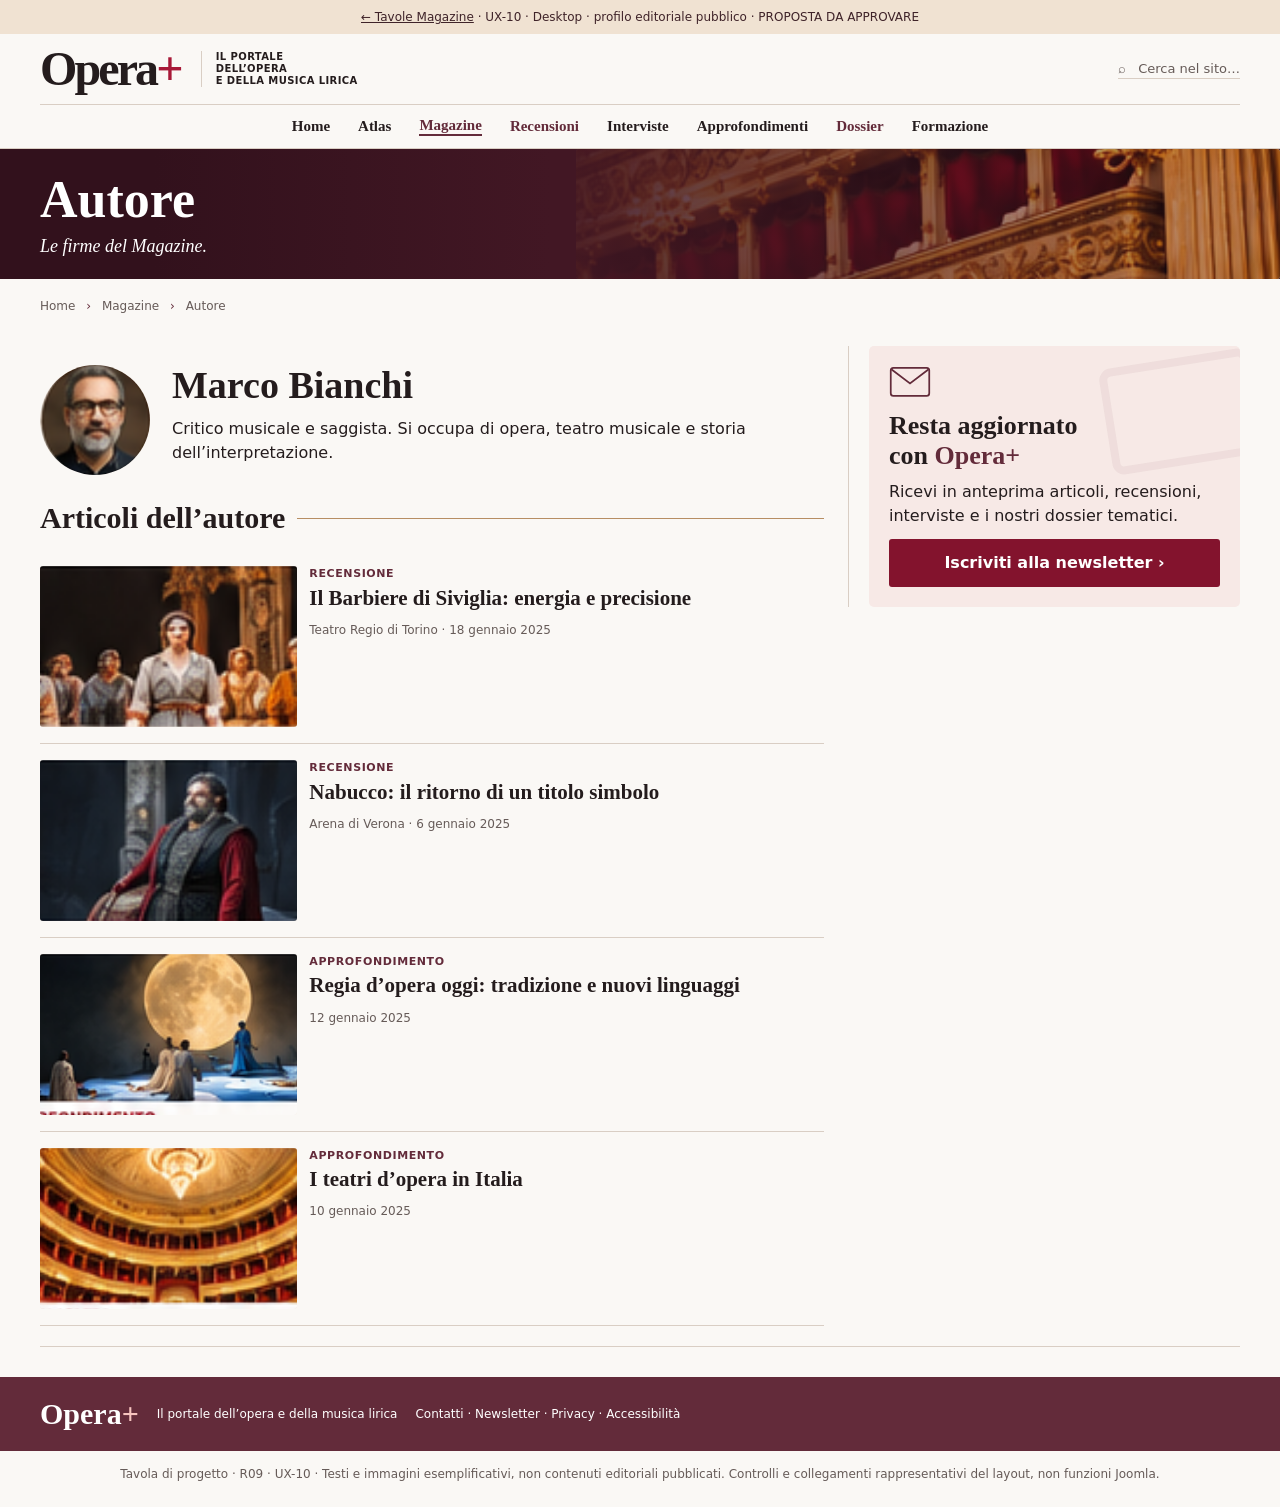
<file: docs/magazine/mockups/boards/UX-10.html>
<!doctype html><html lang="it"><head><meta charset="utf-8"><meta name="viewport" content="width=device-width, initial-scale=1"><title>UX-10 — Autore | Opera+</title><link rel="stylesheet" href="boards.css"></head><body><div class="review-strip"><a href="index.html">← Tavole Magazine</a> · UX-10 · Desktop · profilo editoriale pubblico · PROPOSTA DA APPROVARE</div><header class="site"><div class="wrap brand"><a href="index.html" class="logo">Opera<span>+</span></a><small>IL PORTALE<br>DELL’OPERA<br>E DELLA MUSICA LIRICA</small><span class="search">⌕ &nbsp; Cerca nel sito…</span><details class="mobile-menu"><summary>Menu</summary><a href="index.html">Magazine</a><a href="UX-03.html">Recensioni</a><a href="UX-08.html">Dossier</a><a href="UX-09.html">Archivio</a></details></div><nav class="wrap nav" aria-label="Navigazione di esempio"><span>Home</span><span>Atlas</span><a href="index.html" class="active">Magazine</a><a href="UX-03.html">Recensioni</a><span>Interviste</span><span>Approfondimenti</span><a href="UX-08.html">Dossier</a><span>Formazione</span></nav></header><div class="masthead"><svg class="photo mastphoto" viewBox="660 82 360 80" role="img" aria-label="Dettaglio teatrale" preserveAspectRatio="xMidYMid slice"><image href="../originals/R06-home-completa.png" width="1024" height="1536" /></svg><div class="wrap"><h1>Autore</h1><p>Le firme del Magazine.</p></div></div><main class="wrap"><p class="crumb">Home <span>›</span> Magazine <span>›</span> Autore</p><div class="row"><section><div class="author"><svg class="photo " viewBox="731 798 55 55" role="img" aria-label="Ritratto di esempio" preserveAspectRatio="xMidYMid slice"><image href="../originals/R09-tavola-estesa.png" width="1536" height="1024" /></svg><div><h1>Marco Bianchi</h1><p>Critico musicale e saggista. Si occupa di opera, teatro musicale e storia dell’interpretazione.</p></div></div><h2 class="rule">Articoli dell’autore</h2><div class="listing"><article class="story horizontal"><svg class="photo " viewBox="65 734 157 69" role="img" aria-label="Immagine illustrativa del mockup" preserveAspectRatio="xMidYMid slice"><image href="../originals/R06-home-completa.png" width="1024" height="1536" /></svg><div class="copy"><p class="kicker">RECENSIONE</p><h3>Il Barbiere di Siviglia: energia e precisione</h3><p class="meta">Teatro Regio di Torino · 18 gennaio 2025</p></div></article><article class="story horizontal"><svg class="photo " viewBox="548 734 147 68" role="img" aria-label="Immagine illustrativa del mockup" preserveAspectRatio="xMidYMid slice"><image href="../originals/R06-home-completa.png" width="1024" height="1536" /></svg><div class="copy"><p class="kicker">RECENSIONE</p><h3>Nabucco: il ritorno di un titolo simbolo</h3><p class="meta">Arena di Verona · 6 gennaio 2025</p></div></article><article class="story horizontal"><svg class="photo " viewBox="57 525 202 92" role="img" aria-label="Immagine illustrativa del mockup" preserveAspectRatio="xMidYMid slice"><image href="../originals/R06-home-completa.png" width="1024" height="1536" /></svg><div class="copy"><p class="kicker">APPROFONDIMENTO</p><h3>Regia d’opera oggi: tradizione e nuovi linguaggi</h3><p class="meta">12 gennaio 2025</p></div></article><article class="story horizontal"><svg class="photo " viewBox="58 1297 228 75" role="img" aria-label="Immagine illustrativa del mockup" preserveAspectRatio="xMidYMid slice"><image href="../originals/R06-home-completa.png" width="1024" height="1536" /></svg><div class="copy"><p class="kicker">APPROFONDIMENTO</p><h3>I teatri d’opera in Italia</h3><p class="meta">10 gennaio 2025</p></div></article></div></section><aside><section class="cta"><svg class="envelope" viewBox="0 0 48 36" fill="none" stroke="currentColor" stroke-width="2" aria-hidden="true"><rect x="2" y="2" width="44" height="32" rx="3"/><path d="M3 4l21 16L45 4"/></svg><h2>Resta aggiornato<br>con <em>Opera+</em></h2><p>Ricevi in anteprima articoli, recensioni, interviste e i nostri dossier tematici.</p><a class="button" href="#note">Iscriviti alla newsletter ›</a></section></aside></div></main><footer><div class="wrap"><b>Opera<span>+</span></b><small>Il portale dell’opera e della musica lirica</small><small>Contatti · Newsletter · Privacy · Accessibilità</small></div></footer><p id="note">Tavola di progetto · R09 · UX-10 · Testi e immagini esemplificativi, non contenuti editoriali pubblicati. Controlli e collegamenti rappresentativi del layout, non funzioni Joomla.</p></body></html>
</file>
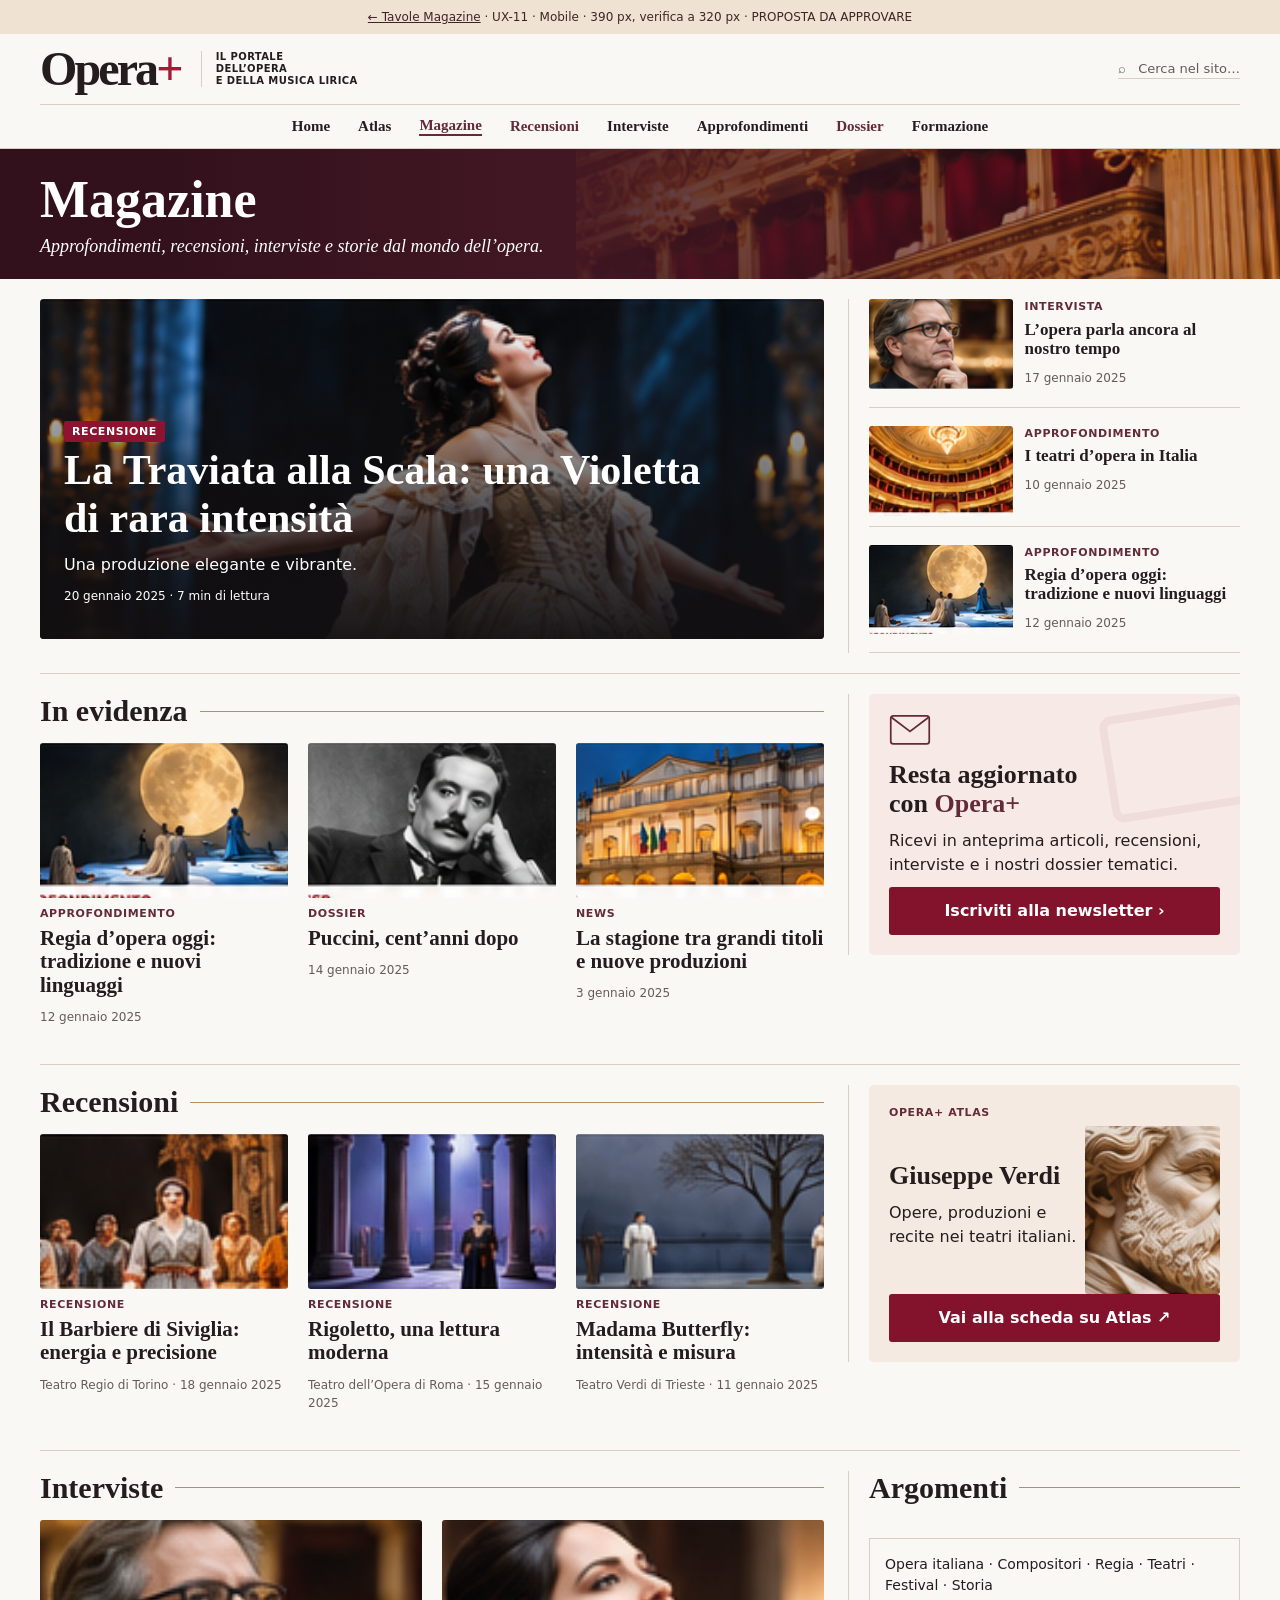
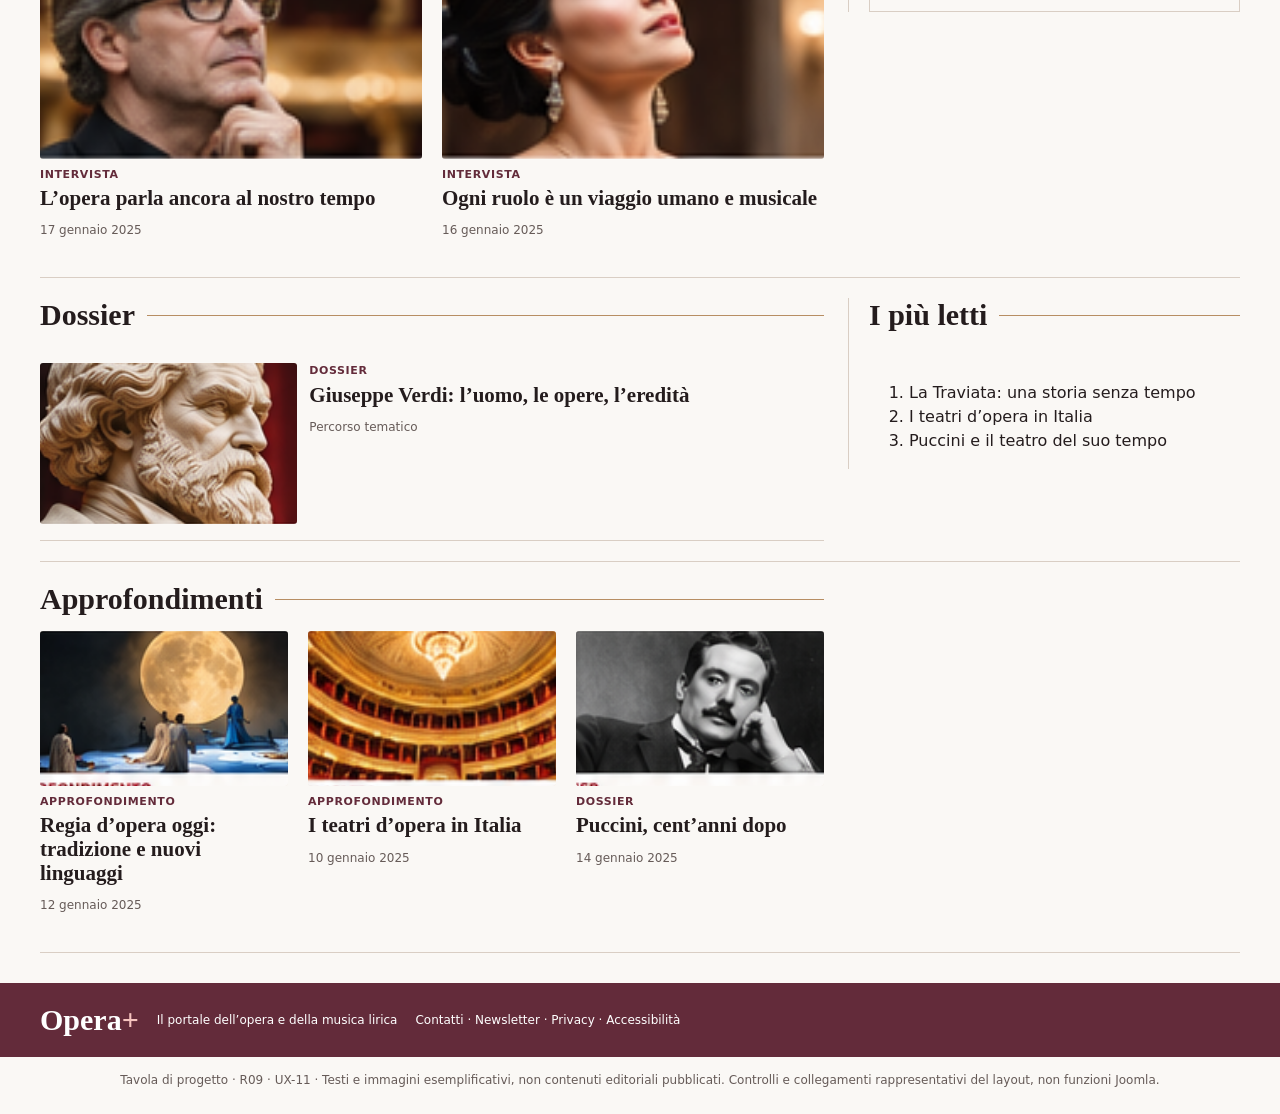
<file: docs/magazine/mockups/boards/UX-11.html>
<!doctype html><html lang="it"><head><meta charset="utf-8"><meta name="viewport" content="width=device-width, initial-scale=1"><title>UX-11 — Homepage mobile | Opera+</title><link rel="stylesheet" href="boards.css"></head><body><div class="review-strip"><a href="index.html">← Tavole Magazine</a> · UX-11 · Mobile · 390 px, verifica a 320 px · PROPOSTA DA APPROVARE</div><header class="site"><div class="wrap brand"><a href="index.html" class="logo">Opera<span>+</span></a><small>IL PORTALE<br>DELL’OPERA<br>E DELLA MUSICA LIRICA</small><span class="search">⌕ &nbsp; Cerca nel sito…</span><details class="mobile-menu"><summary>Menu</summary><a href="index.html">Magazine</a><a href="UX-03.html">Recensioni</a><a href="UX-08.html">Dossier</a><a href="UX-09.html">Archivio</a></details></div><nav class="wrap nav" aria-label="Navigazione di esempio"><span>Home</span><span>Atlas</span><a href="index.html" class="active">Magazine</a><a href="UX-03.html">Recensioni</a><span>Interviste</span><span>Approfondimenti</span><a href="UX-08.html">Dossier</a><span>Formazione</span></nav></header><div class="masthead"><svg class="photo mastphoto" viewBox="660 82 360 80" role="img" aria-label="Dettaglio teatrale" preserveAspectRatio="xMidYMid slice"><image href="../originals/R06-home-completa.png" width="1024" height="1536" /></svg><div class="wrap"><h1>Magazine</h1><p>Approfondimenti, recensioni, interviste e storie dal mondo dell’opera.</p></div></div><main class="wrap home"><div class="row"><section class="cover"><svg class="photo " viewBox="58 176 576 168" role="img" aria-label="Scena lirica di esempio" preserveAspectRatio="xMidYMid slice"><image href="../originals/R06-home-completa.png" width="1024" height="1536" /></svg><div class="overlay"><p class="kicker">RECENSIONE</p><h2>La Traviata alla Scala: una Violetta di rara intensità</h2><p>Una produzione elegante e vibrante.</p><p class="meta">20 gennaio 2025 · 7 min di lettura</p></div></section><aside class="compact"><article class="story "><svg class="photo " viewBox="386 947 311 84" role="img" aria-label="Immagine illustrativa del mockup" preserveAspectRatio="xMidYMid slice"><image href="../originals/R06-home-completa.png" width="1024" height="1536" /></svg><div class="copy"><p class="kicker">INTERVISTA</p><h3>L’opera parla ancora al nostro tempo</h3><p class="meta">17 gennaio 2025</p></div></article><article class="story "><svg class="photo " viewBox="58 1297 228 75" role="img" aria-label="Immagine illustrativa del mockup" preserveAspectRatio="xMidYMid slice"><image href="../originals/R06-home-completa.png" width="1024" height="1536" /></svg><div class="copy"><p class="kicker">APPROFONDIMENTO</p><h3>I teatri d’opera in Italia</h3><p class="meta">10 gennaio 2025</p></div></article><article class="story "><svg class="photo " viewBox="57 525 202 92" role="img" aria-label="Immagine illustrativa del mockup" preserveAspectRatio="xMidYMid slice"><image href="../originals/R06-home-completa.png" width="1024" height="1536" /></svg><div class="copy"><p class="kicker">APPROFONDIMENTO</p><h3>Regia d’opera oggi: tradizione e nuovi linguaggi</h3><p class="meta">12 gennaio 2025</p></div></article></aside></div><div class="row"><section><h2 class="rule">In evidenza</h2><div class="grid three"><article class="story "><svg class="photo " viewBox="57 525 202 92" role="img" aria-label="Immagine illustrativa del mockup" preserveAspectRatio="xMidYMid slice"><image href="../originals/R06-home-completa.png" width="1024" height="1536" /></svg><div class="copy"><p class="kicker">APPROFONDIMENTO</p><h3>Regia d’opera oggi: tradizione e nuovi linguaggi</h3><p class="meta">12 gennaio 2025</p></div></article><article class="story "><svg class="photo " viewBox="276 525 202 92" role="img" aria-label="Immagine illustrativa del mockup" preserveAspectRatio="xMidYMid slice"><image href="../originals/R06-home-completa.png" width="1024" height="1536" /></svg><div class="copy"><p class="kicker">DOSSIER</p><h3>Puccini, cent’anni dopo</h3><p class="meta">14 gennaio 2025</p></div></article><article class="story "><svg class="photo " viewBox="493 525 201 92" role="img" aria-label="Immagine illustrativa del mockup" preserveAspectRatio="xMidYMid slice"><image href="../originals/R06-home-completa.png" width="1024" height="1536" /></svg><div class="copy"><p class="kicker">NEWS</p><h3>La stagione tra grandi titoli e nuove produzioni</h3><p class="meta">3 gennaio 2025</p></div></article></div></section><aside><section class="cta"><svg class="envelope" viewBox="0 0 48 36" fill="none" stroke="currentColor" stroke-width="2" aria-hidden="true"><rect x="2" y="2" width="44" height="32" rx="3"/><path d="M3 4l21 16L45 4"/></svg><h2>Resta aggiornato<br>con <em>Opera+</em></h2><p>Ricevi in anteprima articoli, recensioni, interviste e i nostri dossier tematici.</p><a class="button" href="#note">Iscriviti alla newsletter ›</a></section></aside></div><div class="row"><section><h2 class="rule">Recensioni</h2><div class="grid three"><article class="story "><svg class="photo " viewBox="65 734 157 69" role="img" aria-label="Immagine illustrativa del mockup" preserveAspectRatio="xMidYMid slice"><image href="../originals/R06-home-completa.png" width="1024" height="1536" /></svg><div class="copy"><p class="kicker">RECENSIONE</p><h3>Il Barbiere di Siviglia: energia e precisione</h3><p class="meta">Teatro Regio di Torino · 18 gennaio 2025</p></div></article><article class="story "><svg class="photo " viewBox="248 734 134 68" role="img" aria-label="Immagine illustrativa del mockup" preserveAspectRatio="xMidYMid slice"><image href="../originals/R06-home-completa.png" width="1024" height="1536" /></svg><div class="copy"><p class="kicker">RECENSIONE</p><h3>Rigoletto, una lettura moderna</h3><p class="meta">Teatro dell’Opera di Roma · 15 gennaio 2025</p></div></article><article class="story "><svg class="photo " viewBox="398 734 134 68" role="img" aria-label="Immagine illustrativa del mockup" preserveAspectRatio="xMidYMid slice"><image href="../originals/R06-home-completa.png" width="1024" height="1536" /></svg><div class="copy"><p class="kicker">RECENSIONE</p><h3>Madama Butterfly: intensità e misura</h3><p class="meta">Teatro Verdi di Trieste · 11 gennaio 2025</p></div></article></div></section><aside><section class="atlas"><p class="kicker">OPERA+ ATLAS</p><div class="atlas-copy"><div><h2>Giuseppe Verdi</h2><p>Opere, produzioni e recite nei teatri italiani.</p></div><svg class="photo " viewBox="57 1140 360 107" role="img" aria-label="Ritratto illustrativo dal dossier" preserveAspectRatio="xMidYMid slice"><image href="../originals/R06-home-completa.png" width="1024" height="1536" /></svg></div><a class="button" href="#note">Vai alla scheda su Atlas ↗</a></section></aside></div><div class="row"><section><h2 class="rule">Interviste</h2><div class="grid two"><article class="story "><svg class="photo " viewBox="386 947 311 84" role="img" aria-label="Immagine illustrativa del mockup" preserveAspectRatio="xMidYMid slice"><image href="../originals/R06-home-completa.png" width="1024" height="1536" /></svg><div class="copy"><p class="kicker">INTERVISTA</p><h3>L’opera parla ancora al nostro tempo</h3><p class="meta">17 gennaio 2025</p></div></article><article class="story "><svg class="photo " viewBox="57 947 311 84" role="img" aria-label="Immagine illustrativa del mockup" preserveAspectRatio="xMidYMid slice"><image href="../originals/R06-home-completa.png" width="1024" height="1536" /></svg><div class="copy"><p class="kicker">INTERVISTA</p><h3>Ogni ruolo è un viaggio umano e musicale</h3><p class="meta">16 gennaio 2025</p></div></article></div></section><aside><h2 class="rule">Argomenti</h2><div class="tags">Opera italiana · Compositori · Regia · Teatri · Festival · Storia</div></aside></div><div class="row"><section><h2 class="rule">Dossier</h2><article class="story horizontal"><svg class="photo " viewBox="57 1140 360 107" role="img" aria-label="Immagine illustrativa del mockup" preserveAspectRatio="xMidYMid slice"><image href="../originals/R06-home-completa.png" width="1024" height="1536" /></svg><div class="copy"><p class="kicker">DOSSIER</p><h3>Giuseppe Verdi: l’uomo, le opere, l’eredità</h3><p class="meta">Percorso tematico</p></div></article></section><aside><h2 class="rule">I più letti</h2><ol><li>La Traviata: una storia senza tempo</li><li>I teatri d’opera in Italia</li><li>Puccini e il teatro del suo tempo</li></ol></aside></div><div class="row"><section><h2 class="rule">Approfondimenti</h2><div class="grid three"><article class="story "><svg class="photo " viewBox="57 525 202 92" role="img" aria-label="Immagine illustrativa del mockup" preserveAspectRatio="xMidYMid slice"><image href="../originals/R06-home-completa.png" width="1024" height="1536" /></svg><div class="copy"><p class="kicker">APPROFONDIMENTO</p><h3>Regia d’opera oggi: tradizione e nuovi linguaggi</h3><p class="meta">12 gennaio 2025</p></div></article><article class="story "><svg class="photo " viewBox="58 1297 228 75" role="img" aria-label="Immagine illustrativa del mockup" preserveAspectRatio="xMidYMid slice"><image href="../originals/R06-home-completa.png" width="1024" height="1536" /></svg><div class="copy"><p class="kicker">APPROFONDIMENTO</p><h3>I teatri d’opera in Italia</h3><p class="meta">10 gennaio 2025</p></div></article><article class="story "><svg class="photo " viewBox="276 525 202 92" role="img" aria-label="Immagine illustrativa del mockup" preserveAspectRatio="xMidYMid slice"><image href="../originals/R06-home-completa.png" width="1024" height="1536" /></svg><div class="copy"><p class="kicker">DOSSIER</p><h3>Puccini, cent’anni dopo</h3><p class="meta">14 gennaio 2025</p></div></article></div></section></div></main><footer><div class="wrap"><b>Opera<span>+</span></b><small>Il portale dell’opera e della musica lirica</small><small>Contatti · Newsletter · Privacy · Accessibilità</small></div></footer><p id="note">Tavola di progetto · R09 · UX-11 · Testi e immagini esemplificativi, non contenuti editoriali pubblicati. Controlli e collegamenti rappresentativi del layout, non funzioni Joomla.</p></body></html>
</file>
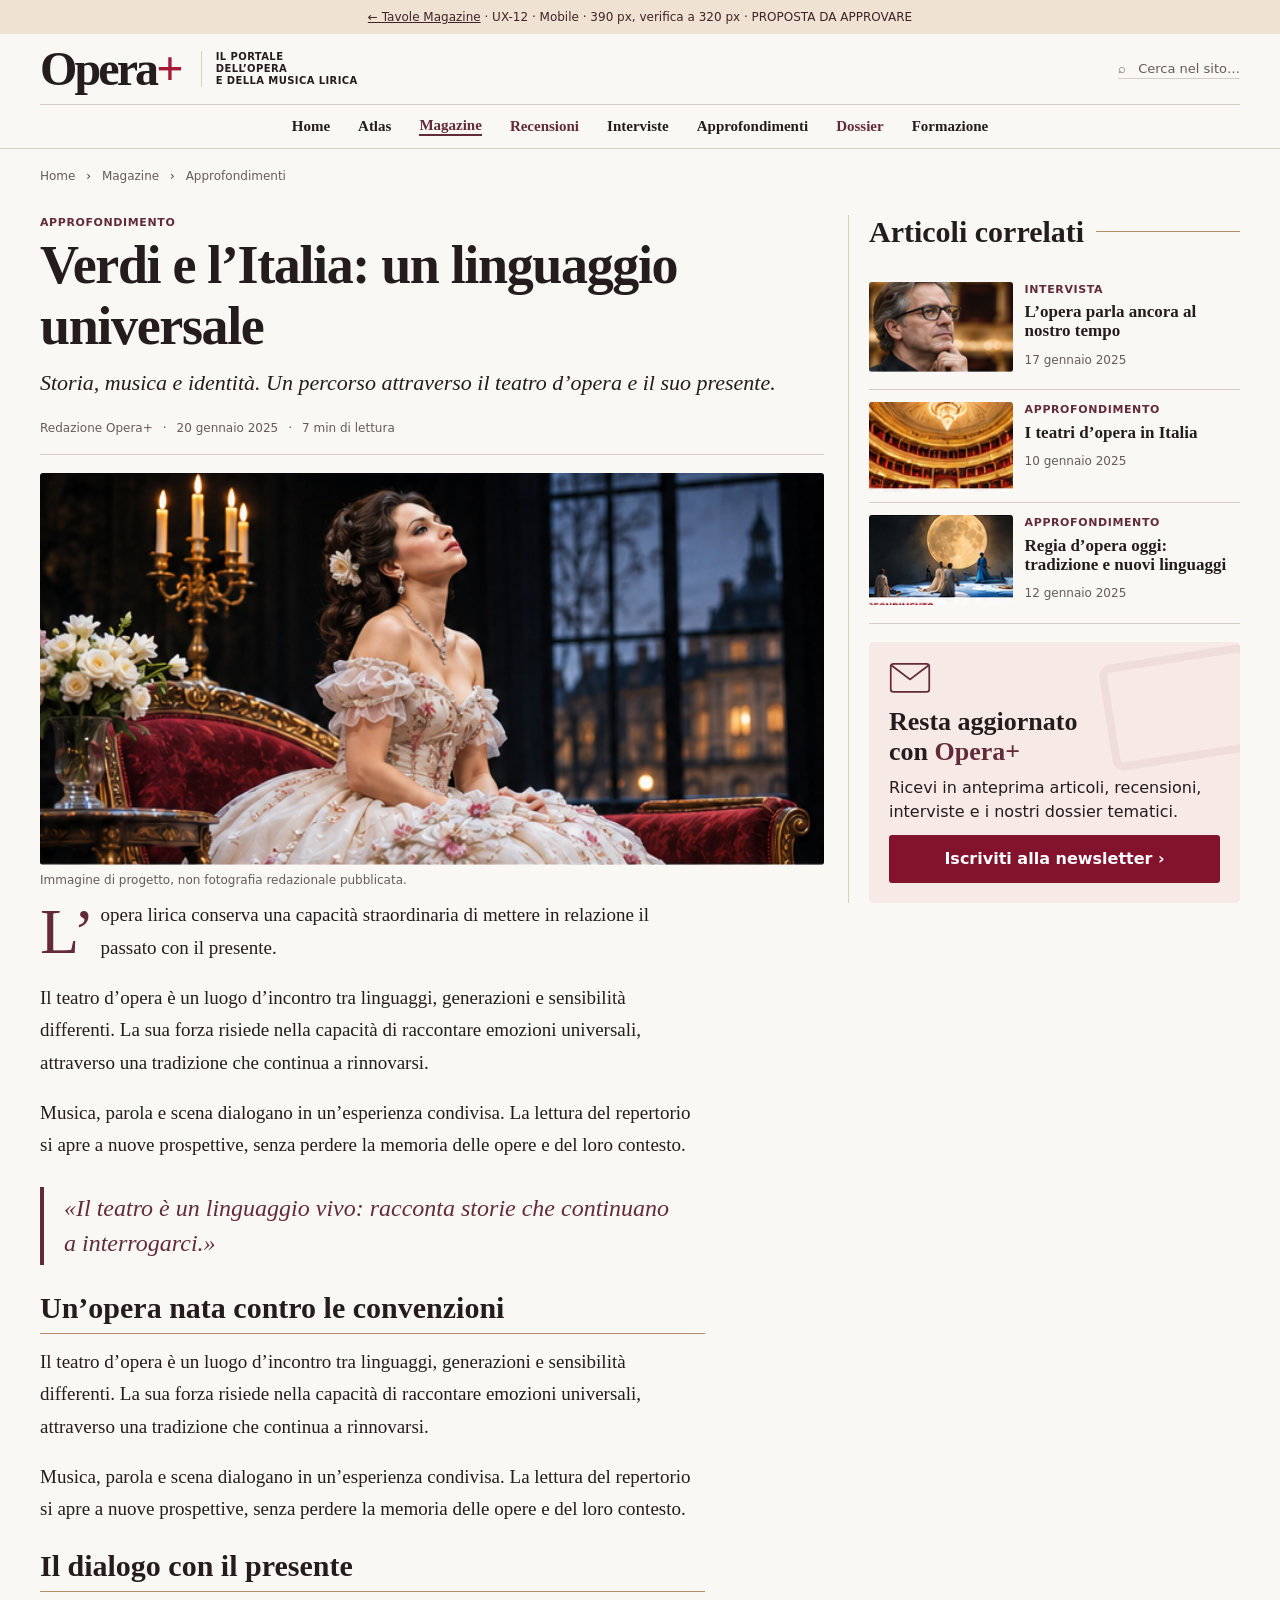
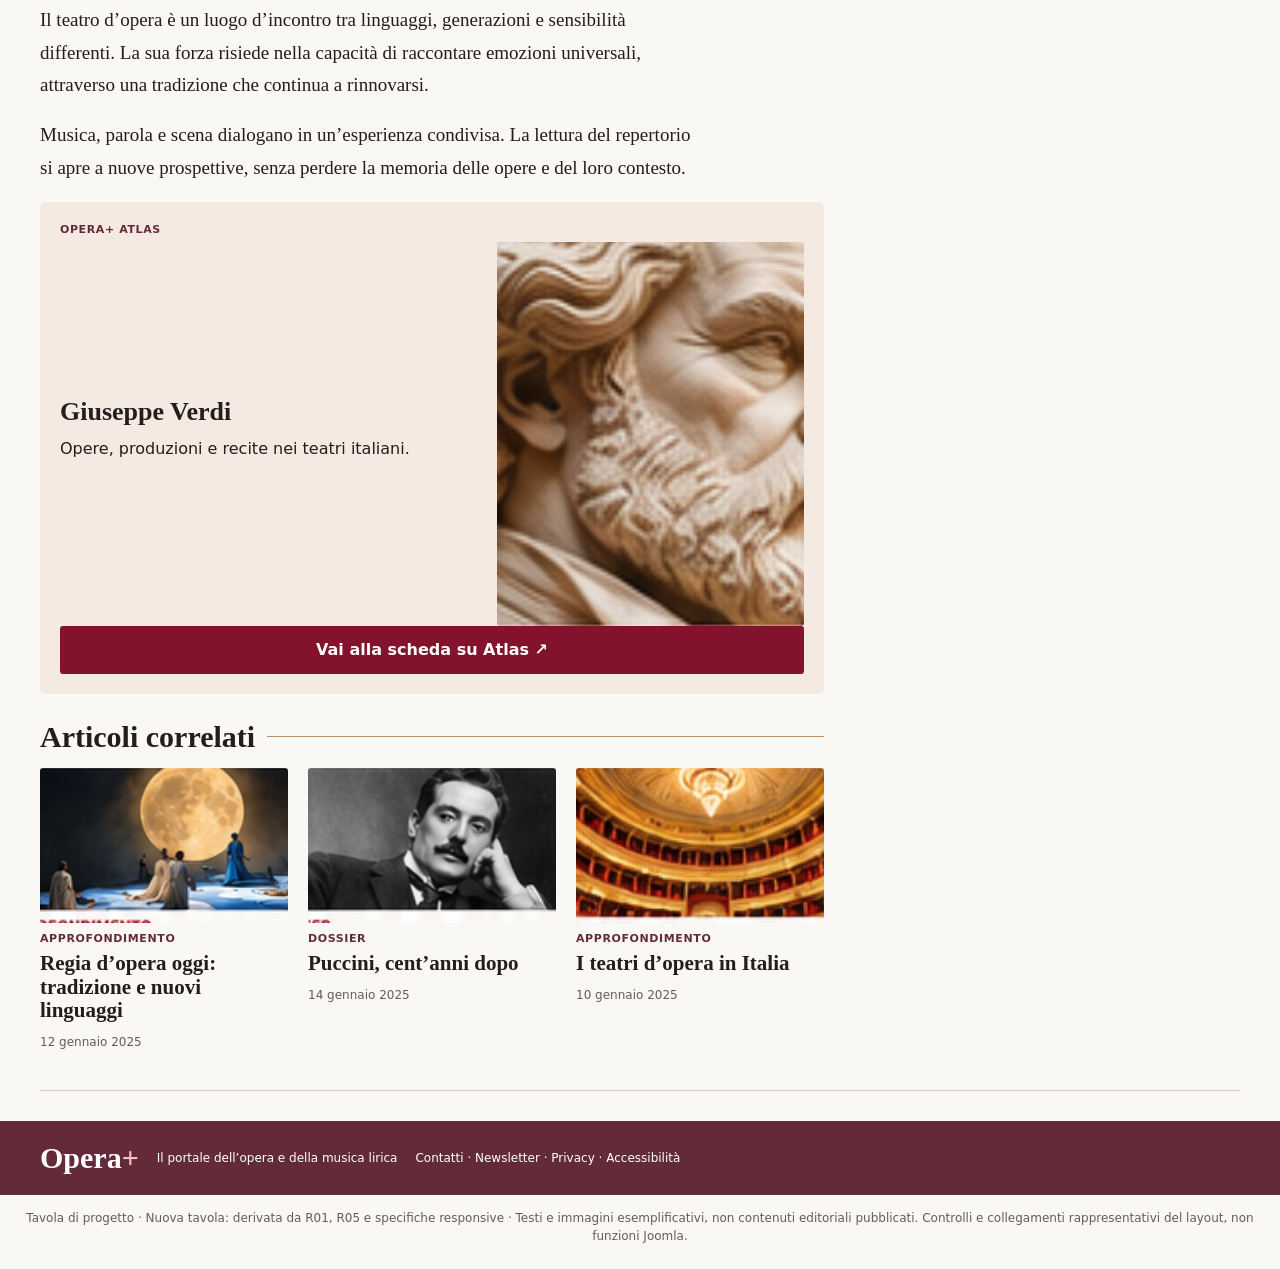
<file: docs/magazine/mockups/boards/UX-12.html>
<!doctype html><html lang="it"><head><meta charset="utf-8"><meta name="viewport" content="width=device-width, initial-scale=1"><title>UX-12 — Articolo mobile | Opera+</title><link rel="stylesheet" href="boards.css"></head><body><div class="review-strip"><a href="index.html">← Tavole Magazine</a> · UX-12 · Mobile · 390 px, verifica a 320 px · PROPOSTA DA APPROVARE</div><header class="site"><div class="wrap brand"><a href="index.html" class="logo">Opera<span>+</span></a><small>IL PORTALE<br>DELL’OPERA<br>E DELLA MUSICA LIRICA</small><span class="search">⌕ &nbsp; Cerca nel sito…</span><details class="mobile-menu"><summary>Menu</summary><a href="index.html">Magazine</a><a href="UX-03.html">Recensioni</a><a href="UX-08.html">Dossier</a><a href="UX-09.html">Archivio</a></details></div><nav class="wrap nav" aria-label="Navigazione di esempio"><span>Home</span><span>Atlas</span><a href="index.html" class="active">Magazine</a><a href="UX-03.html">Recensioni</a><span>Interviste</span><span>Approfondimenti</span><a href="UX-08.html">Dossier</a><span>Formazione</span></nav></header><main class="wrap"><p class="crumb">Home <span>›</span> Magazine <span>›</span> Approfondimenti</p><div class="row"><article class="longform"><p class="kicker">APPROFONDIMENTO</p><h1 class="article-title">Verdi e l’Italia: un linguaggio universale</h1><p class="deck">Storia, musica e identità. Un percorso attraverso il teatro d’opera e il suo presente.</p><p class="meta byline">Redazione Opera+ <span>·</span> 20 gennaio 2025 <span>·</span> 7 min di lettura</p><svg class="photo hero-photo" viewBox="41 553 660 327" role="img" aria-label="Scena lirica illustrativa dal riferimento originale" preserveAspectRatio="xMidYMid slice"><image href="../originals/R01-articolo.png" width="1024" height="1536" /></svg><p class="caption">Immagine di progetto, non fotografia redazionale pubblicata.</p><div class="reading"><p class="lead">L’opera lirica conserva una capacità straordinaria di mettere in relazione il passato con il presente.</p><p>Il teatro d’opera è un luogo d’incontro tra linguaggi, generazioni e sensibilità differenti. La sua forza risiede nella capacità di raccontare emozioni universali, attraverso una tradizione che continua a rinnovarsi.</p><p>Musica, parola e scena dialogano in un’esperienza condivisa. La lettura del repertorio si apre a nuove prospettive, senza perdere la memoria delle opere e del loro contesto.</p><blockquote>«Il teatro è un linguaggio vivo: racconta storie che continuano a interrogarci.»</blockquote><h2>Un’opera nata contro le convenzioni</h2><p>Il teatro d’opera è un luogo d’incontro tra linguaggi, generazioni e sensibilità differenti. La sua forza risiede nella capacità di raccontare emozioni universali, attraverso una tradizione che continua a rinnovarsi.</p><p>Musica, parola e scena dialogano in un’esperienza condivisa. La lettura del repertorio si apre a nuove prospettive, senza perdere la memoria delle opere e del loro contesto.</p><h2>Il dialogo con il presente</h2><p>Il teatro d’opera è un luogo d’incontro tra linguaggi, generazioni e sensibilità differenti. La sua forza risiede nella capacità di raccontare emozioni universali, attraverso una tradizione che continua a rinnovarsi.</p><p>Musica, parola e scena dialogano in un’esperienza condivisa. La lettura del repertorio si apre a nuove prospettive, senza perdere la memoria delle opere e del loro contesto.</p></div><section class="atlas"><p class="kicker">OPERA+ ATLAS</p><div class="atlas-copy"><div><h2>Giuseppe Verdi</h2><p>Opere, produzioni e recite nei teatri italiani.</p></div><svg class="photo " viewBox="57 1140 360 107" role="img" aria-label="Ritratto illustrativo dal dossier" preserveAspectRatio="xMidYMid slice"><image href="../originals/R06-home-completa.png" width="1024" height="1536" /></svg></div><a class="button" href="#note">Vai alla scheda su Atlas ↗</a></section><section class="related"><h2 class="rule">Articoli correlati</h2><div class="grid three"><article class="story "><svg class="photo " viewBox="57 525 202 92" role="img" aria-label="Immagine illustrativa del mockup" preserveAspectRatio="xMidYMid slice"><image href="../originals/R06-home-completa.png" width="1024" height="1536" /></svg><div class="copy"><p class="kicker">APPROFONDIMENTO</p><h3>Regia d’opera oggi: tradizione e nuovi linguaggi</h3><p class="meta">12 gennaio 2025</p></div></article><article class="story "><svg class="photo " viewBox="276 525 202 92" role="img" aria-label="Immagine illustrativa del mockup" preserveAspectRatio="xMidYMid slice"><image href="../originals/R06-home-completa.png" width="1024" height="1536" /></svg><div class="copy"><p class="kicker">DOSSIER</p><h3>Puccini, cent’anni dopo</h3><p class="meta">14 gennaio 2025</p></div></article><article class="story "><svg class="photo " viewBox="58 1297 228 75" role="img" aria-label="Immagine illustrativa del mockup" preserveAspectRatio="xMidYMid slice"><image href="../originals/R06-home-completa.png" width="1024" height="1536" /></svg><div class="copy"><p class="kicker">APPROFONDIMENTO</p><h3>I teatri d’opera in Italia</h3><p class="meta">10 gennaio 2025</p></div></article></div></section></article><aside><h2 class="rule">Articoli correlati</h2><div class="compact"><article class="story "><svg class="photo " viewBox="386 947 311 84" role="img" aria-label="Immagine illustrativa del mockup" preserveAspectRatio="xMidYMid slice"><image href="../originals/R06-home-completa.png" width="1024" height="1536" /></svg><div class="copy"><p class="kicker">INTERVISTA</p><h3>L’opera parla ancora al nostro tempo</h3><p class="meta">17 gennaio 2025</p></div></article><article class="story "><svg class="photo " viewBox="58 1297 228 75" role="img" aria-label="Immagine illustrativa del mockup" preserveAspectRatio="xMidYMid slice"><image href="../originals/R06-home-completa.png" width="1024" height="1536" /></svg><div class="copy"><p class="kicker">APPROFONDIMENTO</p><h3>I teatri d’opera in Italia</h3><p class="meta">10 gennaio 2025</p></div></article><article class="story "><svg class="photo " viewBox="57 525 202 92" role="img" aria-label="Immagine illustrativa del mockup" preserveAspectRatio="xMidYMid slice"><image href="../originals/R06-home-completa.png" width="1024" height="1536" /></svg><div class="copy"><p class="kicker">APPROFONDIMENTO</p><h3>Regia d’opera oggi: tradizione e nuovi linguaggi</h3><p class="meta">12 gennaio 2025</p></div></article></div><section class="cta"><svg class="envelope" viewBox="0 0 48 36" fill="none" stroke="currentColor" stroke-width="2" aria-hidden="true"><rect x="2" y="2" width="44" height="32" rx="3"/><path d="M3 4l21 16L45 4"/></svg><h2>Resta aggiornato<br>con <em>Opera+</em></h2><p>Ricevi in anteprima articoli, recensioni, interviste e i nostri dossier tematici.</p><a class="button" href="#note">Iscriviti alla newsletter ›</a></section></aside></div></main><footer><div class="wrap"><b>Opera<span>+</span></b><small>Il portale dell’opera e della musica lirica</small><small>Contatti · Newsletter · Privacy · Accessibilità</small></div></footer><p id="note">Tavola di progetto · Nuova tavola: derivata da R01, R05 e specifiche responsive · Testi e immagini esemplificativi, non contenuti editoriali pubblicati. Controlli e collegamenti rappresentativi del layout, non funzioni Joomla.</p></body></html>
</file>
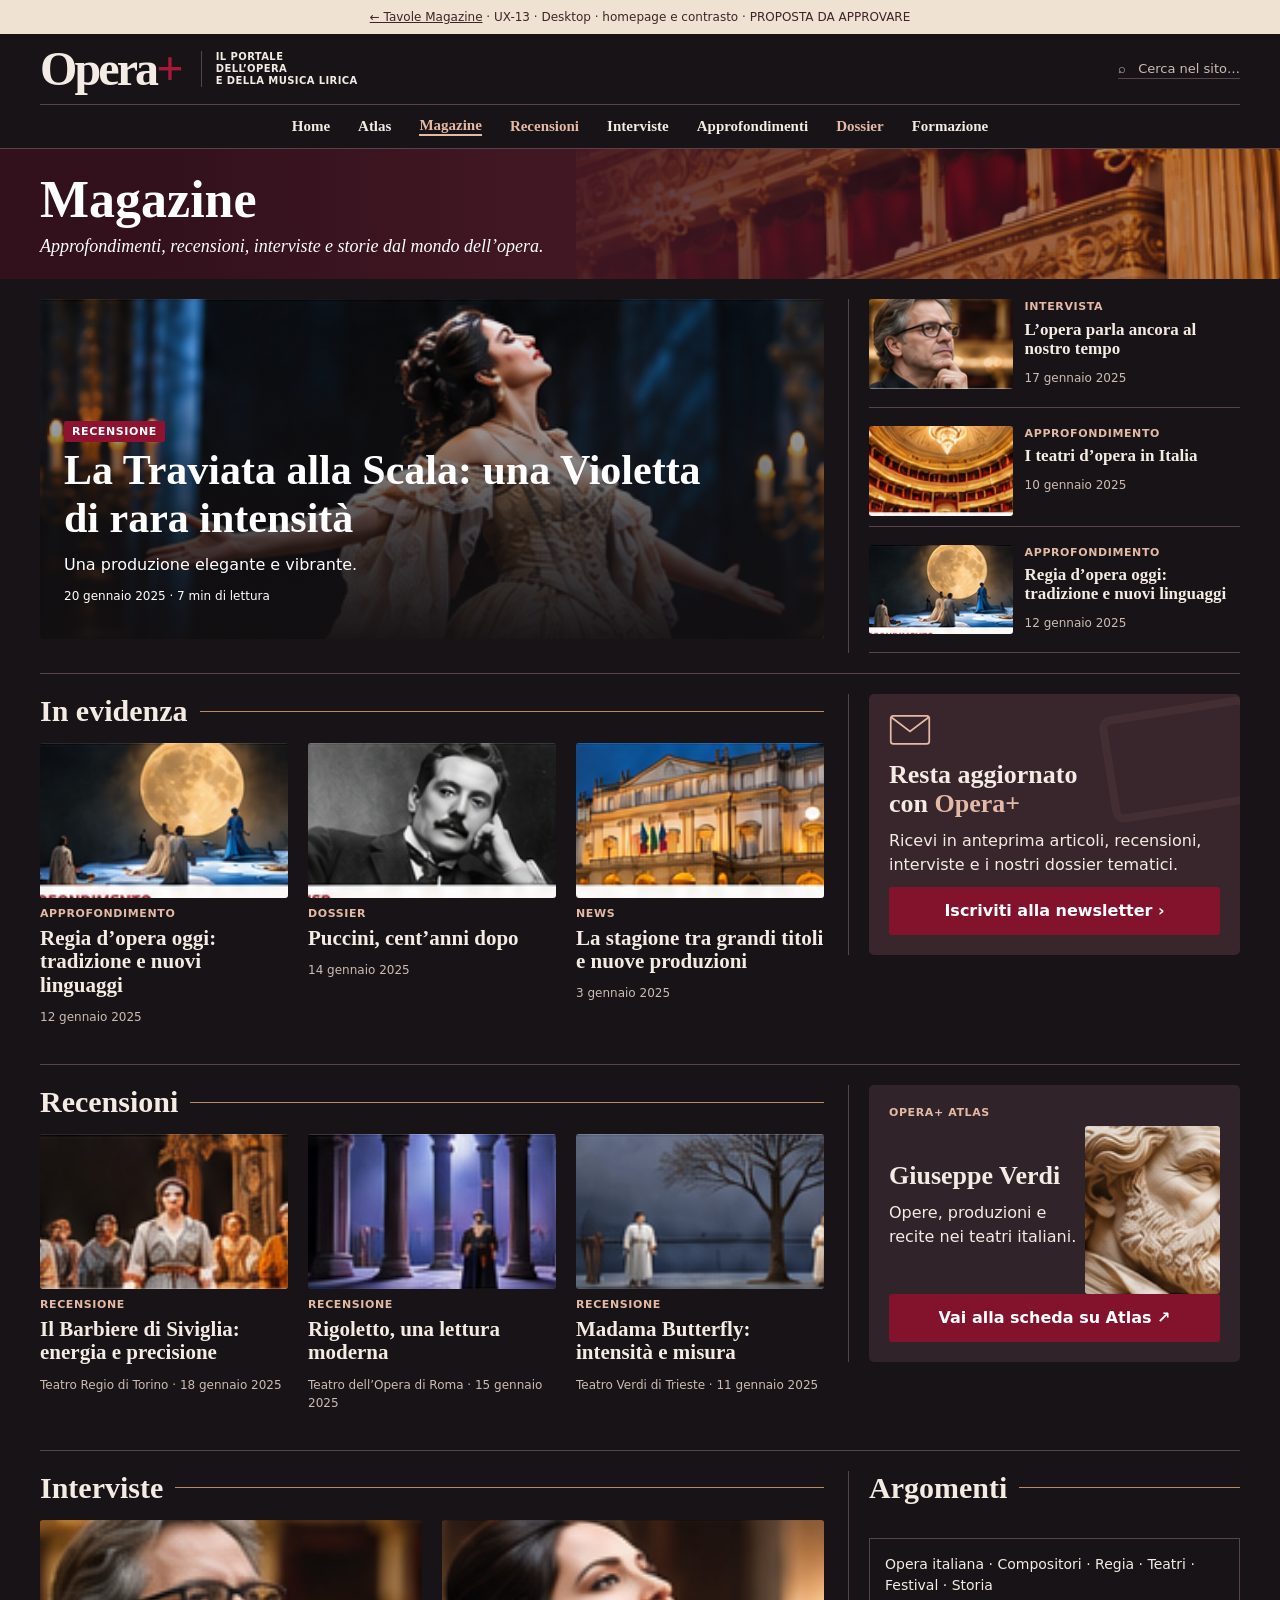
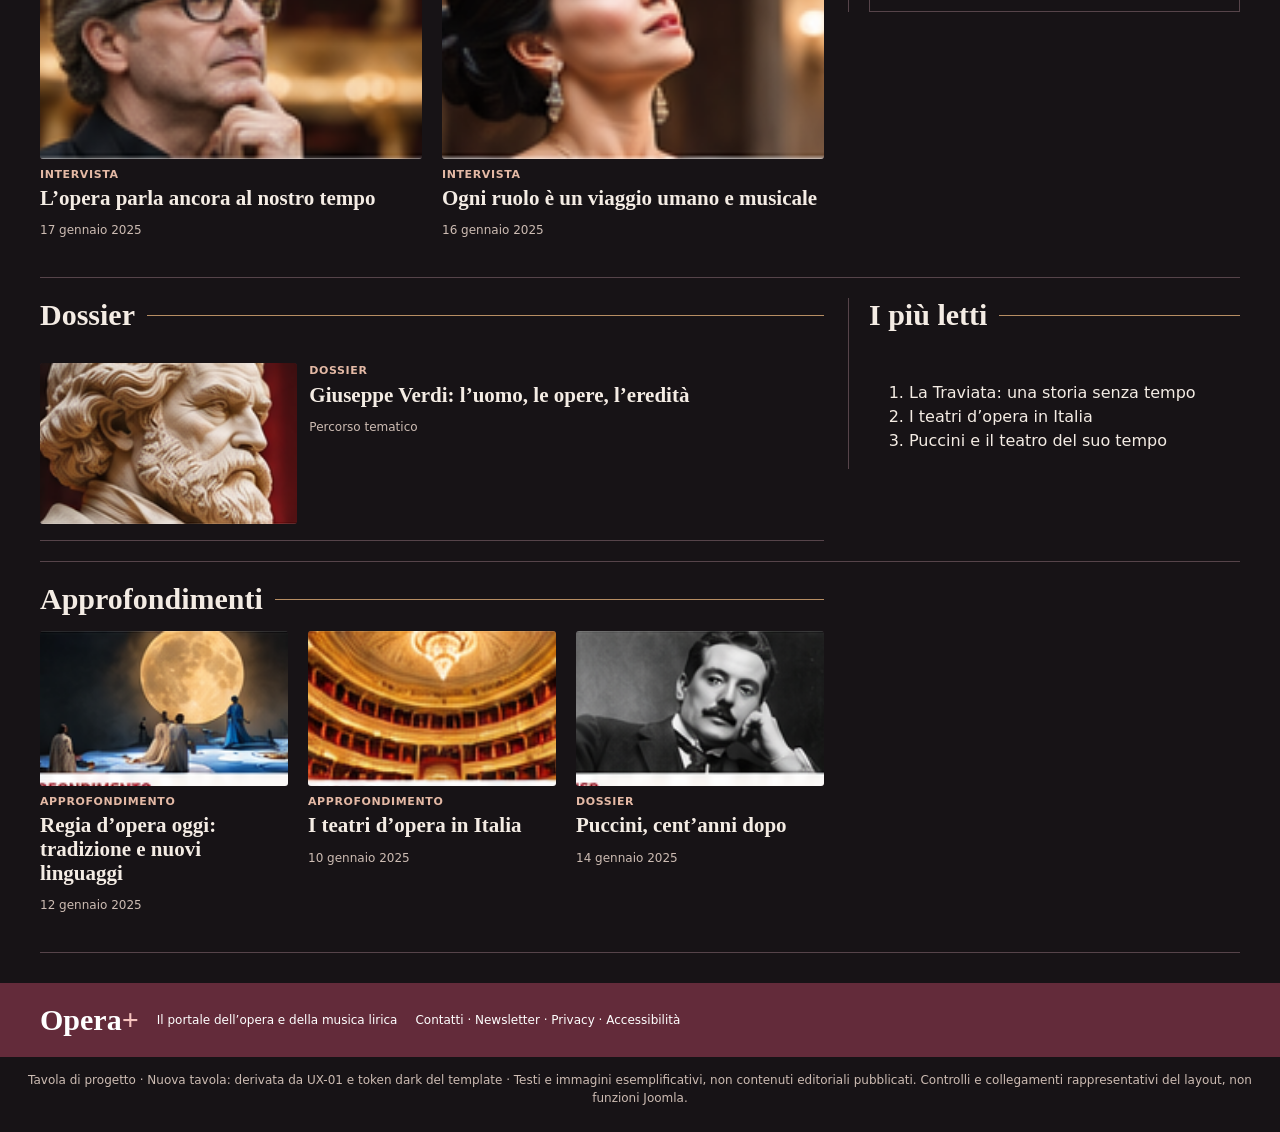
<file: docs/magazine/mockups/boards/UX-13.html>
<!doctype html><html lang="it"><head><meta charset="utf-8"><meta name="viewport" content="width=device-width, initial-scale=1"><title>UX-13 — Tema scuro | Opera+</title><link rel="stylesheet" href="boards.css"></head><body class="dark"><div class="review-strip"><a href="index.html">← Tavole Magazine</a> · UX-13 · Desktop · homepage e contrasto · PROPOSTA DA APPROVARE</div><header class="site"><div class="wrap brand"><a href="index.html" class="logo">Opera<span>+</span></a><small>IL PORTALE<br>DELL’OPERA<br>E DELLA MUSICA LIRICA</small><span class="search">⌕ &nbsp; Cerca nel sito…</span><details class="mobile-menu"><summary>Menu</summary><a href="index.html">Magazine</a><a href="UX-03.html">Recensioni</a><a href="UX-08.html">Dossier</a><a href="UX-09.html">Archivio</a></details></div><nav class="wrap nav" aria-label="Navigazione di esempio"><span>Home</span><span>Atlas</span><a href="index.html" class="active">Magazine</a><a href="UX-03.html">Recensioni</a><span>Interviste</span><span>Approfondimenti</span><a href="UX-08.html">Dossier</a><span>Formazione</span></nav></header><div class="masthead"><svg class="photo mastphoto" viewBox="660 82 360 80" role="img" aria-label="Dettaglio teatrale" preserveAspectRatio="xMidYMid slice"><image href="../originals/R06-home-completa.png" width="1024" height="1536" /></svg><div class="wrap"><h1>Magazine</h1><p>Approfondimenti, recensioni, interviste e storie dal mondo dell’opera.</p></div></div><main class="wrap home"><div class="row"><section class="cover"><svg class="photo " viewBox="58 176 576 168" role="img" aria-label="Scena lirica di esempio" preserveAspectRatio="xMidYMid slice"><image href="../originals/R06-home-completa.png" width="1024" height="1536" /></svg><div class="overlay"><p class="kicker">RECENSIONE</p><h2>La Traviata alla Scala: una Violetta di rara intensità</h2><p>Una produzione elegante e vibrante.</p><p class="meta">20 gennaio 2025 · 7 min di lettura</p></div></section><aside class="compact"><article class="story "><svg class="photo " viewBox="386 947 311 84" role="img" aria-label="Immagine illustrativa del mockup" preserveAspectRatio="xMidYMid slice"><image href="../originals/R06-home-completa.png" width="1024" height="1536" /></svg><div class="copy"><p class="kicker">INTERVISTA</p><h3>L’opera parla ancora al nostro tempo</h3><p class="meta">17 gennaio 2025</p></div></article><article class="story "><svg class="photo " viewBox="58 1297 228 75" role="img" aria-label="Immagine illustrativa del mockup" preserveAspectRatio="xMidYMid slice"><image href="../originals/R06-home-completa.png" width="1024" height="1536" /></svg><div class="copy"><p class="kicker">APPROFONDIMENTO</p><h3>I teatri d’opera in Italia</h3><p class="meta">10 gennaio 2025</p></div></article><article class="story "><svg class="photo " viewBox="57 525 202 92" role="img" aria-label="Immagine illustrativa del mockup" preserveAspectRatio="xMidYMid slice"><image href="../originals/R06-home-completa.png" width="1024" height="1536" /></svg><div class="copy"><p class="kicker">APPROFONDIMENTO</p><h3>Regia d’opera oggi: tradizione e nuovi linguaggi</h3><p class="meta">12 gennaio 2025</p></div></article></aside></div><div class="row"><section><h2 class="rule">In evidenza</h2><div class="grid three"><article class="story "><svg class="photo " viewBox="57 525 202 92" role="img" aria-label="Immagine illustrativa del mockup" preserveAspectRatio="xMidYMid slice"><image href="../originals/R06-home-completa.png" width="1024" height="1536" /></svg><div class="copy"><p class="kicker">APPROFONDIMENTO</p><h3>Regia d’opera oggi: tradizione e nuovi linguaggi</h3><p class="meta">12 gennaio 2025</p></div></article><article class="story "><svg class="photo " viewBox="276 525 202 92" role="img" aria-label="Immagine illustrativa del mockup" preserveAspectRatio="xMidYMid slice"><image href="../originals/R06-home-completa.png" width="1024" height="1536" /></svg><div class="copy"><p class="kicker">DOSSIER</p><h3>Puccini, cent’anni dopo</h3><p class="meta">14 gennaio 2025</p></div></article><article class="story "><svg class="photo " viewBox="493 525 201 92" role="img" aria-label="Immagine illustrativa del mockup" preserveAspectRatio="xMidYMid slice"><image href="../originals/R06-home-completa.png" width="1024" height="1536" /></svg><div class="copy"><p class="kicker">NEWS</p><h3>La stagione tra grandi titoli e nuove produzioni</h3><p class="meta">3 gennaio 2025</p></div></article></div></section><aside><section class="cta"><svg class="envelope" viewBox="0 0 48 36" fill="none" stroke="currentColor" stroke-width="2" aria-hidden="true"><rect x="2" y="2" width="44" height="32" rx="3"/><path d="M3 4l21 16L45 4"/></svg><h2>Resta aggiornato<br>con <em>Opera+</em></h2><p>Ricevi in anteprima articoli, recensioni, interviste e i nostri dossier tematici.</p><a class="button" href="#note">Iscriviti alla newsletter ›</a></section></aside></div><div class="row"><section><h2 class="rule">Recensioni</h2><div class="grid three"><article class="story "><svg class="photo " viewBox="65 734 157 69" role="img" aria-label="Immagine illustrativa del mockup" preserveAspectRatio="xMidYMid slice"><image href="../originals/R06-home-completa.png" width="1024" height="1536" /></svg><div class="copy"><p class="kicker">RECENSIONE</p><h3>Il Barbiere di Siviglia: energia e precisione</h3><p class="meta">Teatro Regio di Torino · 18 gennaio 2025</p></div></article><article class="story "><svg class="photo " viewBox="248 734 134 68" role="img" aria-label="Immagine illustrativa del mockup" preserveAspectRatio="xMidYMid slice"><image href="../originals/R06-home-completa.png" width="1024" height="1536" /></svg><div class="copy"><p class="kicker">RECENSIONE</p><h3>Rigoletto, una lettura moderna</h3><p class="meta">Teatro dell’Opera di Roma · 15 gennaio 2025</p></div></article><article class="story "><svg class="photo " viewBox="398 734 134 68" role="img" aria-label="Immagine illustrativa del mockup" preserveAspectRatio="xMidYMid slice"><image href="../originals/R06-home-completa.png" width="1024" height="1536" /></svg><div class="copy"><p class="kicker">RECENSIONE</p><h3>Madama Butterfly: intensità e misura</h3><p class="meta">Teatro Verdi di Trieste · 11 gennaio 2025</p></div></article></div></section><aside><section class="atlas"><p class="kicker">OPERA+ ATLAS</p><div class="atlas-copy"><div><h2>Giuseppe Verdi</h2><p>Opere, produzioni e recite nei teatri italiani.</p></div><svg class="photo " viewBox="57 1140 360 107" role="img" aria-label="Ritratto illustrativo dal dossier" preserveAspectRatio="xMidYMid slice"><image href="../originals/R06-home-completa.png" width="1024" height="1536" /></svg></div><a class="button" href="#note">Vai alla scheda su Atlas ↗</a></section></aside></div><div class="row"><section><h2 class="rule">Interviste</h2><div class="grid two"><article class="story "><svg class="photo " viewBox="386 947 311 84" role="img" aria-label="Immagine illustrativa del mockup" preserveAspectRatio="xMidYMid slice"><image href="../originals/R06-home-completa.png" width="1024" height="1536" /></svg><div class="copy"><p class="kicker">INTERVISTA</p><h3>L’opera parla ancora al nostro tempo</h3><p class="meta">17 gennaio 2025</p></div></article><article class="story "><svg class="photo " viewBox="57 947 311 84" role="img" aria-label="Immagine illustrativa del mockup" preserveAspectRatio="xMidYMid slice"><image href="../originals/R06-home-completa.png" width="1024" height="1536" /></svg><div class="copy"><p class="kicker">INTERVISTA</p><h3>Ogni ruolo è un viaggio umano e musicale</h3><p class="meta">16 gennaio 2025</p></div></article></div></section><aside><h2 class="rule">Argomenti</h2><div class="tags">Opera italiana · Compositori · Regia · Teatri · Festival · Storia</div></aside></div><div class="row"><section><h2 class="rule">Dossier</h2><article class="story horizontal"><svg class="photo " viewBox="57 1140 360 107" role="img" aria-label="Immagine illustrativa del mockup" preserveAspectRatio="xMidYMid slice"><image href="../originals/R06-home-completa.png" width="1024" height="1536" /></svg><div class="copy"><p class="kicker">DOSSIER</p><h3>Giuseppe Verdi: l’uomo, le opere, l’eredità</h3><p class="meta">Percorso tematico</p></div></article></section><aside><h2 class="rule">I più letti</h2><ol><li>La Traviata: una storia senza tempo</li><li>I teatri d’opera in Italia</li><li>Puccini e il teatro del suo tempo</li></ol></aside></div><div class="row"><section><h2 class="rule">Approfondimenti</h2><div class="grid three"><article class="story "><svg class="photo " viewBox="57 525 202 92" role="img" aria-label="Immagine illustrativa del mockup" preserveAspectRatio="xMidYMid slice"><image href="../originals/R06-home-completa.png" width="1024" height="1536" /></svg><div class="copy"><p class="kicker">APPROFONDIMENTO</p><h3>Regia d’opera oggi: tradizione e nuovi linguaggi</h3><p class="meta">12 gennaio 2025</p></div></article><article class="story "><svg class="photo " viewBox="58 1297 228 75" role="img" aria-label="Immagine illustrativa del mockup" preserveAspectRatio="xMidYMid slice"><image href="../originals/R06-home-completa.png" width="1024" height="1536" /></svg><div class="copy"><p class="kicker">APPROFONDIMENTO</p><h3>I teatri d’opera in Italia</h3><p class="meta">10 gennaio 2025</p></div></article><article class="story "><svg class="photo " viewBox="276 525 202 92" role="img" aria-label="Immagine illustrativa del mockup" preserveAspectRatio="xMidYMid slice"><image href="../originals/R06-home-completa.png" width="1024" height="1536" /></svg><div class="copy"><p class="kicker">DOSSIER</p><h3>Puccini, cent’anni dopo</h3><p class="meta">14 gennaio 2025</p></div></article></div></section></div></main><footer><div class="wrap"><b>Opera<span>+</span></b><small>Il portale dell’opera e della musica lirica</small><small>Contatti · Newsletter · Privacy · Accessibilità</small></div></footer><p id="note">Tavola di progetto · Nuova tavola: derivata da UX-01 e token dark del template · Testi e immagini esemplificativi, non contenuti editoriali pubblicati. Controlli e collegamenti rappresentativi del layout, non funzioni Joomla.</p></body></html>
</file>
<file: docs/magazine/mockups/boards/boards.css>
*{box-sizing:border-box}html{color-scheme:light}body{--bg:#faf8f5;--ink:#241c1d;--muted:#665b58;--accent:#632b3a;--rule:#d9cec4;--panel:#f5eae1;--gold:#b78e63;--pink:#f7e9e6;margin:0;background:var(--bg);color:var(--ink);font:16px/1.5 system-ui,sans-serif}body.dark{color-scheme:dark;--bg:#171316;--ink:#f4ece4;--muted:#cdbcb3;--accent:#e4b9a5;--rule:#56444a;--panel:#30232a;--pink:#38262c}h1,h2,h3,p{margin:0 0 .65rem}h1,h2,h3{font-family:Georgia,serif;line-height:1.13}h1{font-size:clamp(32px,4.8vw,52px)}h2{font-size:30px}h3{font-size:21px}a{color:var(--accent)}a:focus-visible,button:focus-visible,summary:focus-visible,input:focus-visible,select:focus-visible{outline:3px solid var(--accent);outline-offset:3px}.wrap{width:min(1200px,calc(100% - 48px));margin-inline:auto}.review-strip{padding:8px 24px;background:#f0e2d2;color:#3f2329;font-size:12px;text-align:center}.review-strip a{color:inherit}.site{background:var(--bg);border-bottom:1px solid var(--rule)}.brand{display:flex;align-items:center;gap:20px;padding:12px 0}.logo{font:bold 48px/.95 Georgia,serif;color:var(--ink);text-decoration:none;letter-spacing:-.06em}.logo span,footer b span{color:#a81938}.brand small{font-size:10px;line-height:1.2;border-left:1px solid var(--rule);padding-left:14px;letter-spacing:.04em;font-weight:700}.search{margin-left:auto;color:var(--muted);border-bottom:1px solid var(--rule);font-size:13px}.nav{display:flex;justify-content:center;gap:28px;align-items:center;padding:12px 0;border-top:1px solid var(--rule);font:600 15px Georgia,serif;flex-wrap:wrap}.nav a{text-decoration:none}.active{border-bottom:2px solid var(--accent)}.mobile-menu{display:none}.masthead{position:relative;overflow:hidden;background:#421724;color:#fff;isolation:isolate;padding:22px 0}.masthead .wrap{position:relative;z-index:1}.masthead p{font:italic 18px Georgia,serif;margin:0}.masthead .mastphoto{position:absolute;right:0;top:0;width:55%;height:100%;z-index:-2;object-fit:cover}.masthead::after{content:"";position:absolute;inset:0;background:linear-gradient(90deg,#32111c 12%,#421724f2 43%,#42172433);z-index:-1}.masthead h1{margin-bottom:7px}.photo{display:block;width:100%;height:auto;aspect-ratio:16/10;overflow:hidden;background:var(--panel);border-radius:3px}.row{display:grid;grid-template-columns:minmax(0,2fr) minmax(0,1fr);gap:24px;align-items:start;padding:20px 0;border-bottom:1px solid var(--rule)}.row>*{min-width:0}.row aside{border-left:1px solid var(--rule);padding-left:20px;display:grid;gap:18px}.grid{display:grid;gap:20px;align-items:start}.three{grid-template-columns:repeat(3,minmax(0,1fr))}.two{grid-template-columns:repeat(2,minmax(0,1fr))}.story{min-width:0}.story .copy{padding:8px 0}.story h3{overflow-wrap:anywhere}.kicker{font:700 11px/1.4 system-ui,sans-serif;letter-spacing:.055em;color:var(--accent);margin-bottom:5px}.meta,.caption,.crumb{font:12px/1.5 system-ui,sans-serif;color:var(--muted)}.crumb{padding:18px 0 0}.crumb span{color:var(--accent);margin:0 7px}.rule{display:flex;gap:12px;align-items:center;margin:0 0 15px}.rule:after{content:"";flex:1;border-top:1px solid var(--gold)}.compact{display:grid;gap:12px}.compact .story,.horizontal{display:grid;grid-template-columns:minmax(0,1fr) minmax(0,1.5fr);gap:12px;align-items:start;border-bottom:1px solid var(--rule);padding-bottom:10px}.compact .story h3{font-size:17px}.compact .copy,.horizontal .copy{padding:0}.horizontal{grid-template-columns: minmax(0,1fr) minmax(0,2fr);padding:16px 0}.cover{position:relative;overflow:hidden;min-height:340px;background:#25181b;color:white;border-radius:4px;isolation:isolate}.cover .photo{position:absolute;inset:0;width:100%;height:100%;z-index:-2;border-radius:0}.cover:after{content:"";position:absolute;inset:0;background:linear-gradient(0deg,#120f11f5 0%,#120f11b8 35%,#120f1110 90%);z-index:-1}.cover .overlay{position:absolute;bottom:0;left:0;padding:24px;width:100%}.cover h2{font-size:clamp(28px,3.4vw,42px);max-width:650px}.cover .meta,.cover .kicker{color:#fff}.cover .kicker{display:inline-block;background:#8f1231;padding:3px 8px;border-radius:2px}.cta,.atlas{background:var(--pink);padding:20px;position:relative;overflow:hidden;border-radius:5px;isolation:isolate}.cta:after{content:"";position:absolute;width:135px;height:91px;right:-16px;top:12px;border:8px solid var(--accent);border-radius:12px;transform:rotate(-9deg);opacity:.06;z-index:-1}.cta h2,.atlas h2{font-size:26px}.cta em{color:var(--accent);font-style:normal}.envelope{width:42px;color:var(--accent);margin-bottom:7px}.button{display:block;text-align:center;background:#83132d;color:white;text-decoration:none;font-weight:700;border:0;border-radius:3px;padding:12px 10px;cursor:pointer;min-height:44px}.atlas{background:var(--panel)}.atlas-copy{display:grid;grid-template-columns:1.4fr 1fr;align-items:center;gap:8px}.atlas-copy .photo{aspect-ratio:4/5}.tinted{background:var(--panel);padding:0 0 8px}.tinted .copy{padding-inline:8px}.reviews .photo{aspect-ratio:16/10}.pagination{display:flex;gap:14px;justify-content:center;align-items:center;padding:24px 0}.pagination strong{background:#83132d;color:white;padding:6px 12px;border-radius:4px}.article-title{font-size:clamp(34px,4.4vw,54px);letter-spacing:-.025em}.deck{font:italic 22px/1.4 Georgia,serif}.byline{display:flex;gap:10px;flex-wrap:wrap;border-bottom:1px solid var(--rule);padding:10px 0 17px}.hero-photo{aspect-ratio:2/1;margin:18px 0 6px}.reading{font:19px/1.7 Georgia,serif;max-width:70ch}.reading p{margin-bottom:18px}.reading .lead:first-letter{float:left;font-size:64px;line-height:.88;margin:5px 6px 0 0;color:var(--accent)}blockquote{font:italic 24px/1.45 Georgia,serif;margin:26px 0;padding:4px 20px;border-left:4px solid var(--accent);color:var(--accent)}.reading h2{margin:24px 0 12px;padding-bottom:8px;border-bottom:1px solid var(--gold)}.related{margin-top:26px}.filters{padding:16px;background:var(--panel);border-radius:4px}.filters label{display:grid;gap:4px;font-size:13px}.filters div{display:flex;gap:12px;align-items:end;margin-top:12px}.filters input,.filters select{font:inherit;padding:10px;min-width:0;width:100%;background:var(--bg);color:var(--ink);border:1px solid var(--muted);border-radius:3px}.author{display:flex;gap:22px;align-items:center;padding:18px 0 26px}.author .photo{width:110px;flex:none;aspect-ratio:1;border-radius:50%}.author h1{font-size:38px}.tags{font-size:14px;padding:15px;border:1px solid var(--rule)}footer{background:#632b3a;color:#fff;margin-top:30px;padding:20px 0}footer .wrap{display:flex;gap:18px;align-items:center;flex-wrap:wrap}footer b{font: bold 30px Georgia,serif}footer b span{color:#f7c4bf}footer small{font-size:12px}#note{padding:14px 24px;text-align:center;color:var(--muted);font-size:12px}.gallery{padding:32px 0}.gallery .grid{grid-template-columns:repeat(auto-fit,minmax(min(250px,100%),1fr))}.gallery a{display:block;border:1px solid var(--rule);padding:12px;text-decoration:none;background:var(--panel)}.gallery img{display:block;width:100%;height:240px;object-fit:contain;object-position:top;margin-bottom:10px}.gallery a strong{font-family:Georgia,serif;font-size:21px}.gallery a p{font-size:13px;color:var(--muted)}@media(max-width:900px){.wrap{width:calc(100% - 36px)}.row{grid-template-columns:minmax(0,1fr);gap:18px}.row aside{border-left:0;padding:0}.three{grid-template-columns:repeat(2,minmax(0,1fr))}.nav,.search{display:none}.mobile-menu{display:block;margin-left:auto;font-size:14px}.mobile-menu summary{padding:10px;cursor:pointer}.mobile-menu a{display:block}.brand{gap:12px}.brand small{display:none}.logo{font-size:38px}.masthead .mastphoto{width:65%}.cover{min-height:300px}.reading{font-size:18px}}@media(max-width:480px){.wrap{width:calc(100% - 28px)}.three,.two{grid-template-columns:minmax(0,1fr)}.cover{min-height:330px}.cover .overlay{padding:16px}.cover h2{font-size:29px}.masthead p{font-size:15px}.masthead h1{font-size:36px}.article-title{font-size:34px}.deck{font-size:19px}.hero-photo{aspect-ratio:16/10}.horizontal{grid-template-columns: minmax(0,1fr) minmax(0,1.3fr)}.horizontal h3{font-size:18px}.author{align-items:flex-start;gap:12px}.author .photo{width:76px}.author h1{font-size:29px}.filters div{flex-wrap:wrap}.review-strip{padding-inline:10px}.cta,.atlas{padding:16px}.byline{gap:6px}h2{font-size:26px}.row{padding:18px 0}}
</file>
